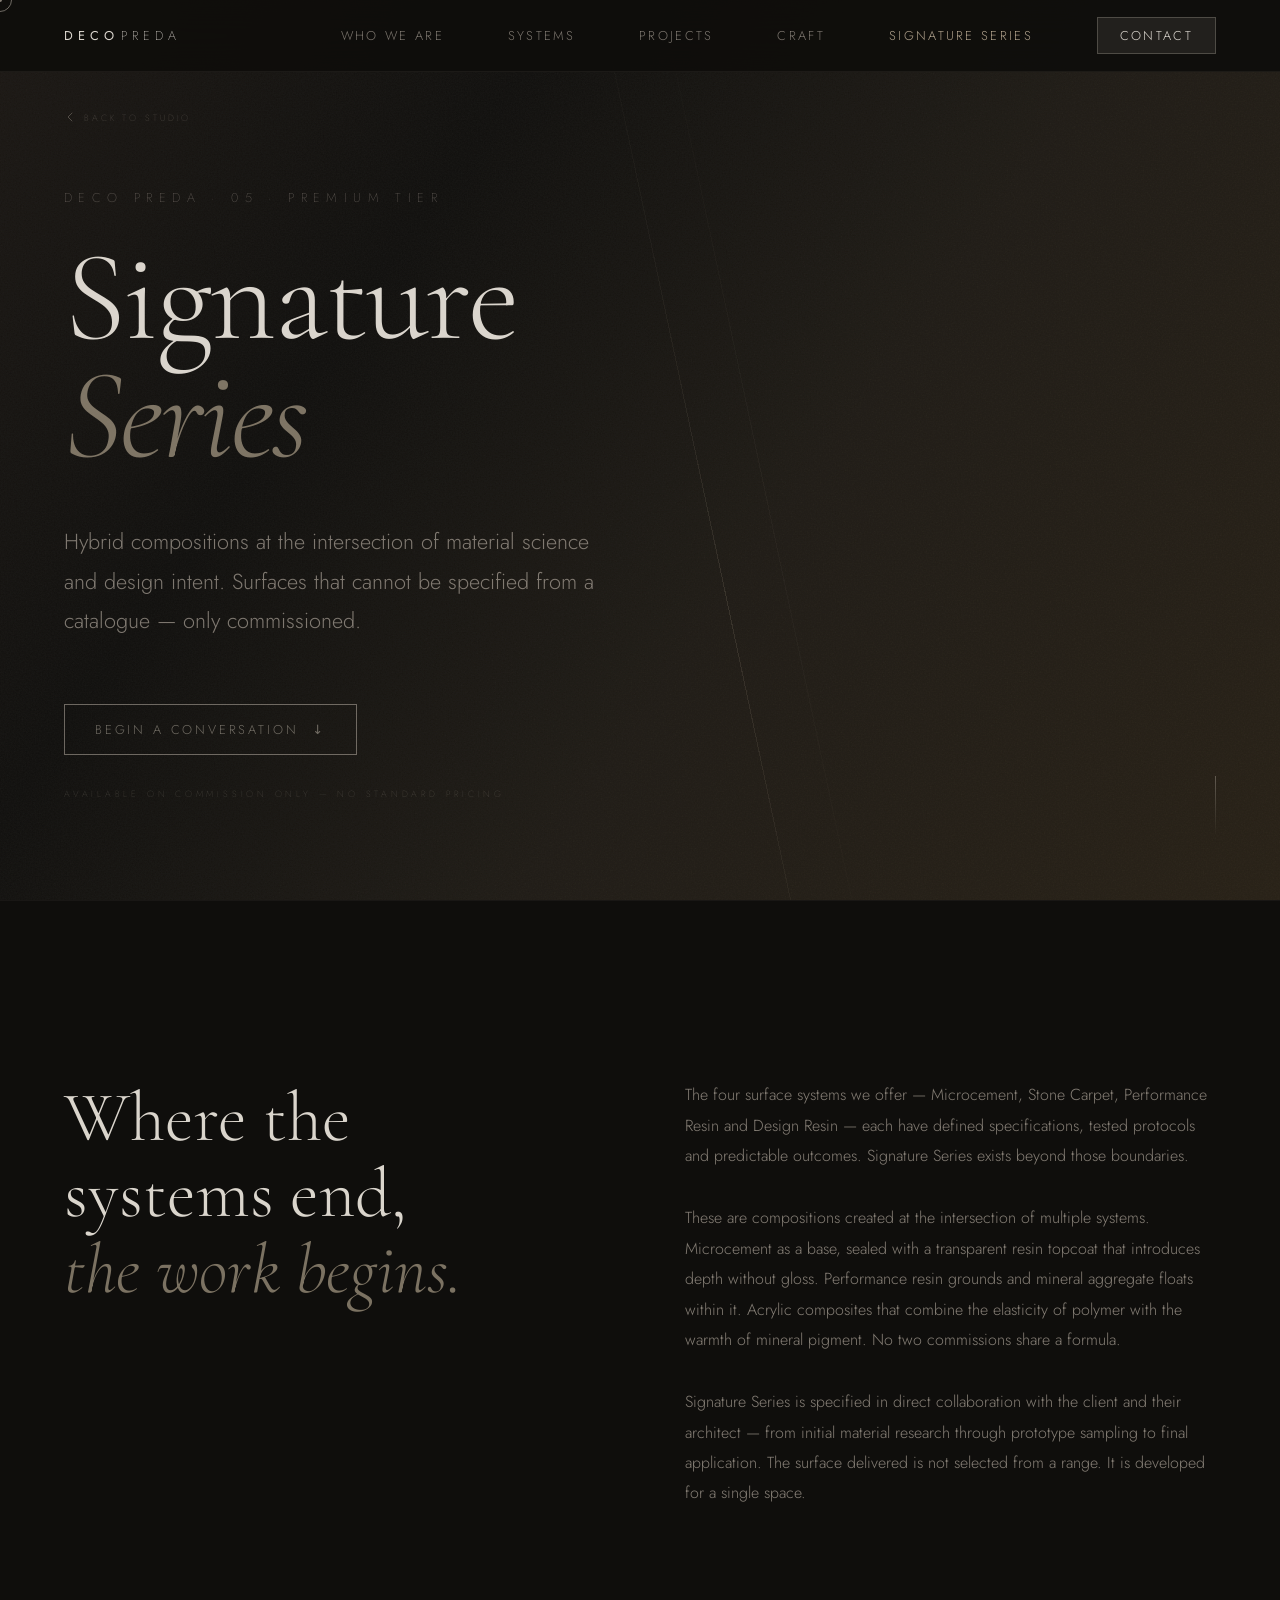
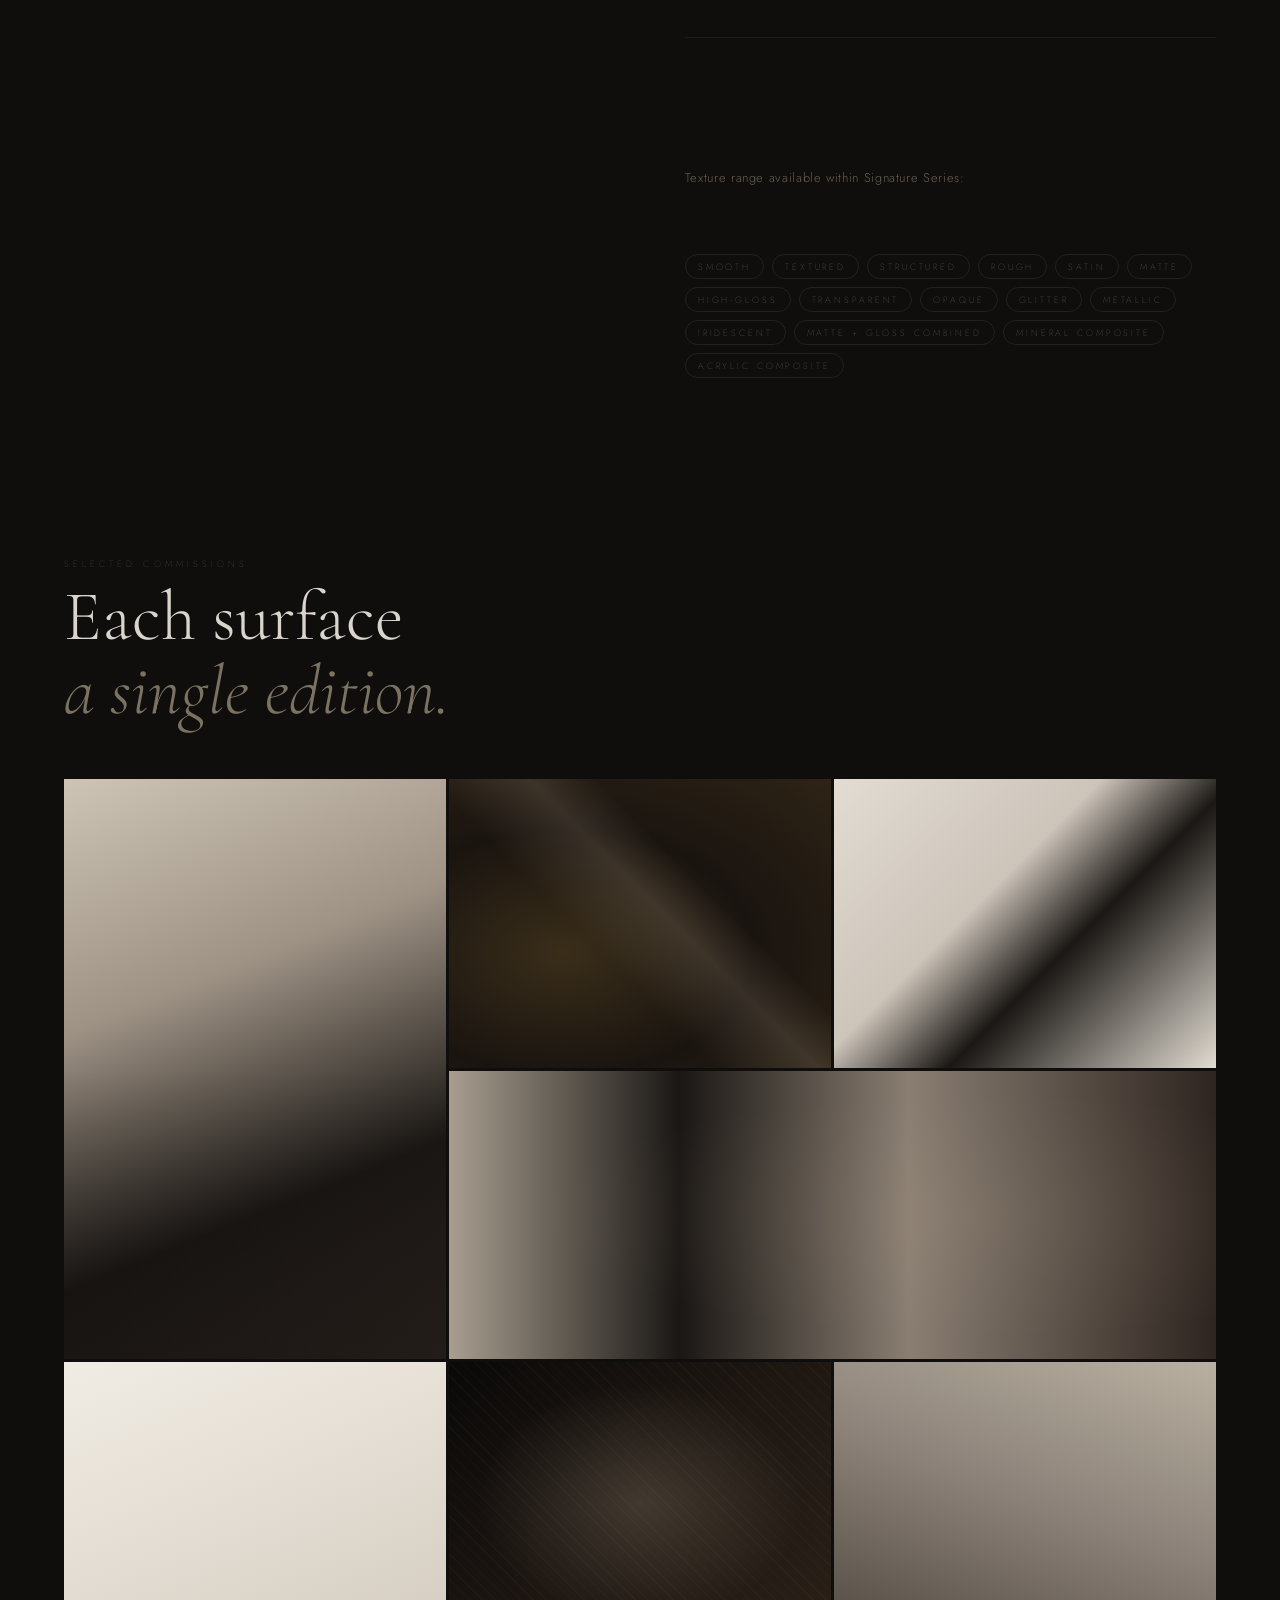
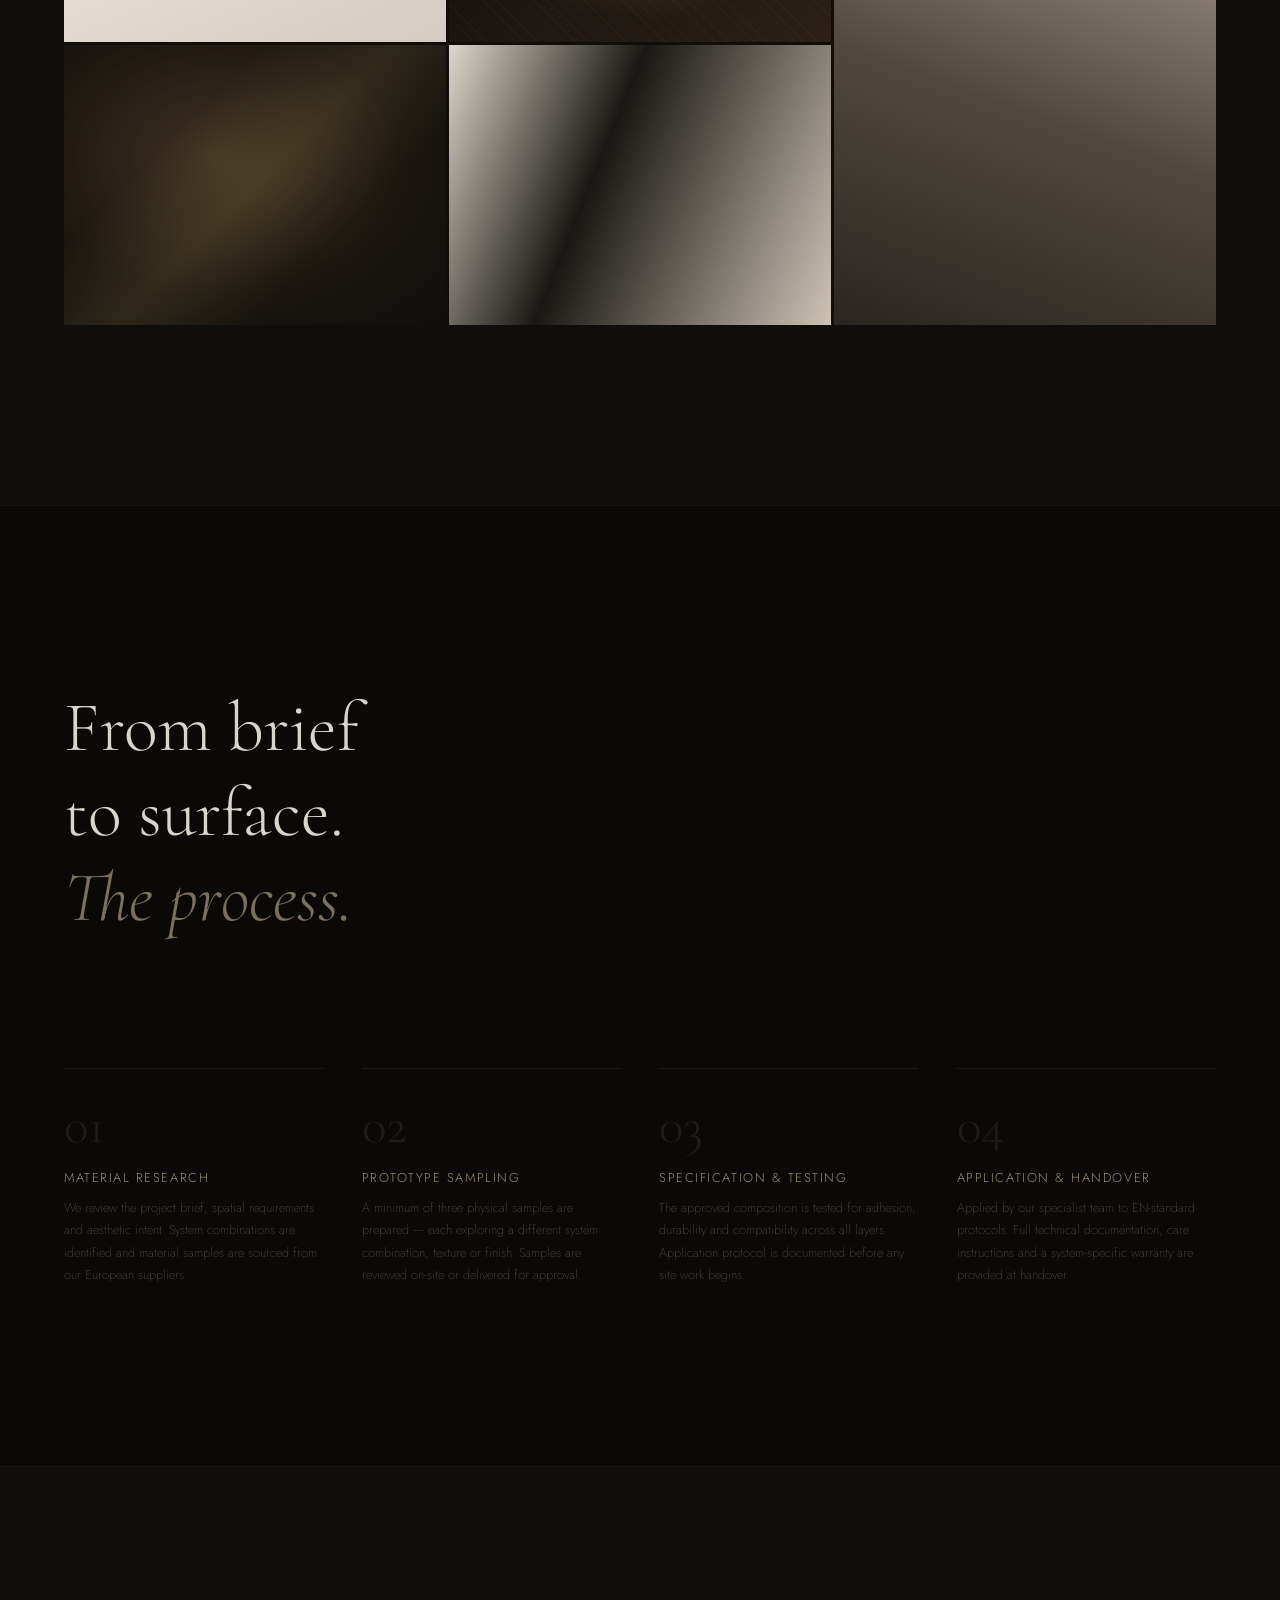
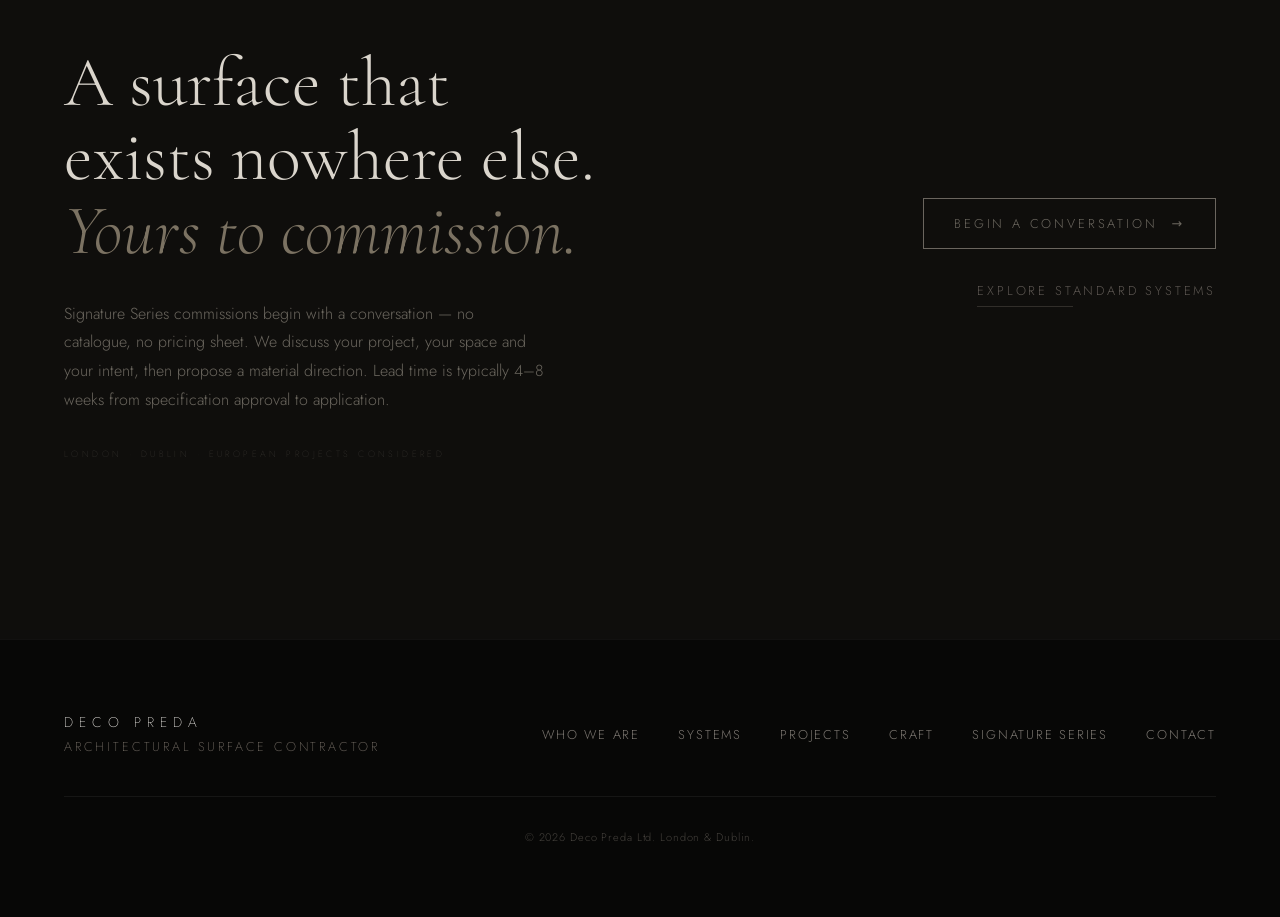
<file: signature-series.html>
<!DOCTYPE html>
<html lang="en">
<head>
  <meta charset="UTF-8" />
  <meta name="viewport" content="width=device-width, initial-scale=1.0" />
  <meta name="description" content="Deco Preda Signature Series — Hybrid surface compositions at the intersection of material science and design intent. Available on commission." />
  <title>Signature Series — Deco Preda</title>

  <link rel="preconnect" href="https://fonts.googleapis.com" />
  <link rel="preconnect" href="https://fonts.gstatic.com" crossorigin />
  <link href="https://fonts.googleapis.com/css2?family=Cormorant+Garamond:ital,wght@0,200;0,300;0,400;1,200;1,300;1,400&family=Jost:wght@200;300;400&display=swap" rel="stylesheet" />
  <link rel="stylesheet" href="style.css" />

  <style>
    /* ── Signature Series page — dark throughout ── */

    body {
      background: var(--dark-bg);
      color: var(--dark-text);
      cursor: none;
    }

    a, button { cursor: none; }

    /* ── Hero ── */
    .ss-hero {
      position: relative;
      min-height: 100svh;
      display: flex;
      align-items: flex-end;
      overflow: hidden;
      background: var(--dark-bg);
      padding-bottom: clamp(60px, 8vw, 100px);
    }

    .ss-hero__bg {
      position: absolute;
      inset: 0;
      background:
        linear-gradient(125deg, #1a1612 0%, #0f0e0c 30%, #1e1a14 60%, #261f14 100%);
      z-index: 0;
    }

    /* Animated grain */
    .ss-hero__grain {
      position: absolute;
      inset: 0;
      background-image: url("data:image/svg+xml,%3Csvg xmlns='http://www.w3.org/2000/svg' width='512' height='512'%3E%3Cfilter id='n'%3E%3CfeTurbulence type='fractalNoise' baseFrequency='0.68' numOctaves='4' stitchTiles='stitch'/%3E%3CfeColorMatrix type='saturate' values='0.3'/%3E%3C/filter%3E%3Crect width='100%25' height='100%25' filter='url(%23n)' opacity='0.07'/%3E%3C/svg%3E");
      opacity: 0.7;
      mix-blend-mode: screen;
      z-index: 1;
      pointer-events: none;
    }

    /* Abstract light ray */
    .ss-hero__ray {
      position: absolute;
      top: -10%;
      left: 55%;
      width: 1px;
      height: 130%;
      background: linear-gradient(to bottom, transparent, rgba(214,196,170,0.06) 40%, rgba(214,196,170,0.12) 60%, transparent);
      transform: rotate(-12deg);
      pointer-events: none;
      z-index: 1;
    }

    .ss-hero__ray::after {
      content: '';
      position: absolute;
      top: 0; left: 60px;
      width: 1px;
      height: 100%;
      background: linear-gradient(to bottom, transparent, rgba(214,196,170,0.04) 50%, transparent);
    }

    .ss-hero__content {
      position: relative;
      z-index: 2;
      padding-inline: var(--gut);
      max-width: var(--max);
      margin-inline: auto;
      width: 100%;
    }

    .ss-hero__eyebrow {
      display: block;
      font-family: var(--sans);
      font-weight: 200;
      font-size: var(--t-xs);
      letter-spacing: 0.5em;
      text-transform: uppercase;
      color: rgba(183, 174, 163, 0.45);
      margin-bottom: clamp(20px, 3vw, 32px);
    }

    .ss-hero__title {
      font-family: var(--serif);
      font-weight: 200;
      font-size: clamp(56px, 10vw, 140px);
      line-height: 0.92;
      color: var(--dark-text);
      letter-spacing: -0.02em;
      margin-bottom: clamp(28px, 4vw, 48px);
    }

    .ss-hero__title em {
      font-style: italic;
      font-weight: 200;
      color: rgba(214, 196, 170, 0.55);
      display: block;
    }

    .ss-hero__sub {
      font-family: var(--sans);
      font-weight: 300;
      font-size: var(--t-lg);
      line-height: 1.8;
      color: rgba(183, 174, 163, 0.65);
      max-width: 560px;
      margin-bottom: clamp(40px, 5vw, 64px);
    }

    .ss-hero__note {
      font-family: var(--sans);
      font-weight: 200;
      font-size: 9px;
      letter-spacing: 0.42em;
      text-transform: uppercase;
      color: rgba(183, 174, 163, 0.3);
      margin-top: var(--s-md);
    }

    /* Scroll cue */
    .ss-hero__scroll {
      position: absolute;
      bottom: var(--s-lg);
      right: var(--gut);
      z-index: 2;
    }

    .ss-hero__scroll-line {
      width: 1px;
      height: 60px;
      background: linear-gradient(to bottom, rgba(183,174,163,0.4), transparent);
      margin-inline: auto;
      animation: scrollBob 2.5s ease-in-out infinite;
    }

    /* ── Introduction band ── */
    .ss-intro {
      background: var(--dark-bg);
      padding-block: var(--s-2xl);
      border-top: 1px solid rgba(183, 174, 163, 0.06);
    }

    .ss-intro__grid {
      max-width: var(--max);
      margin-inline: auto;
      padding-inline: var(--gut);
      display: grid;
      grid-template-columns: 1fr 1fr;
      gap: clamp(48px, 7vw, 100px);
      align-items: start;
    }

    .ss-intro__h {
      font-family: var(--serif);
      font-weight: 300;
      font-size: var(--t-h2);
      line-height: 1.08;
      color: var(--dark-text);
      position: sticky;
      top: calc(var(--nav-h) + 32px);
    }

    .ss-intro__h em {
      font-style: italic;
      color: rgba(214, 196, 170, 0.55);
    }

    .ss-intro__p {
      font-size: var(--t-base);
      color: rgba(183, 174, 163, 0.7);
      line-height: 1.9;
      margin-bottom: var(--s-md);
    }

    .ss-intro__rule {
      width: 100%;
      height: 1px;
      background: rgba(183, 174, 163, 0.08);
      margin-block: var(--s-xl);
    }

    /* Texture spectrum */
    .ss-textures {
      display: flex;
      flex-wrap: wrap;
      gap: 8px;
      margin-top: var(--s-lg);
    }

    .ss-texture-tag {
      font-family: var(--sans);
      font-weight: 200;
      font-size: 9px;
      letter-spacing: 0.32em;
      text-transform: uppercase;
      color: rgba(183, 174, 163, 0.45);
      padding: 5px 12px;
      border: 0.5px solid rgba(183, 174, 163, 0.12);
      border-radius: 20px;
      transition: color 0.25s, border-color 0.25s;
    }

    .ss-texture-tag:hover {
      color: rgba(214, 196, 170, 0.8);
      border-color: rgba(183, 174, 163, 0.3);
    }

    @media (max-width: 1024px) {
      .ss-intro__grid { grid-template-columns: 1fr; }
      .ss-intro__h { position: static; }
    }

    /* ── Compositions grid ── */
    .ss-works {
      background: var(--dark-bg);
      padding-bottom: var(--s-2xl);
    }

    .ss-works__head {
      max-width: var(--max);
      margin-inline: auto;
      padding-inline: var(--gut);
      margin-bottom: clamp(32px, 4vw, 56px);
    }

    .ss-works__label {
      font-family: var(--sans);
      font-weight: 200;
      font-size: 9px;
      letter-spacing: 0.45em;
      text-transform: uppercase;
      color: rgba(183, 174, 163, 0.35);
      margin-bottom: 10px;
      display: block;
    }

    .ss-works__h {
      font-family: var(--serif);
      font-weight: 300;
      font-size: var(--t-h2);
      color: var(--dark-text);
      line-height: 1.05;
    }

    .ss-works__h em {
      font-style: italic;
      color: rgba(214, 196, 170, 0.55);
    }

    /* Masonry-style grid */
    .ss-grid {
      max-width: var(--max);
      margin-inline: auto;
      padding-inline: var(--gut);
      display: grid;
      grid-template-columns: repeat(3, 1fr);
      gap: 3px;
    }

    .ss-item {
      position: relative;
      overflow: hidden;
      cursor: none;
    }

    .ss-item:nth-child(1) { grid-row: span 2; }
    .ss-item:nth-child(4) { grid-column: span 2; }
    .ss-item:nth-child(7) { grid-row: span 2; }

    .ss-swatch {
      display: block;
      width: 100%;
      height: 100%;
      min-height: 280px;
      transition: transform 0.9s cubic-bezier(0.22, 1, 0.36, 1);
    }

    .ss-item:hover .ss-swatch {
      transform: scale(1.04);
    }

    /* Hover overlay */
    .ss-over {
      position: absolute;
      inset: 0;
      background: rgba(10, 9, 8, 0);
      display: flex;
      flex-direction: column;
      justify-content: flex-end;
      padding: 24px;
      transition: background 0.4s var(--ease);
    }

    .ss-item:hover .ss-over {
      background: rgba(10, 9, 8, 0.55);
    }

    .ss-item__name {
      font-family: var(--serif);
      font-weight: 300;
      font-size: clamp(18px, 2vw, 26px);
      color: rgba(236, 230, 221, 0);
      transform: translateY(10px);
      transition: color 0.4s var(--ease), transform 0.4s var(--ease);
      line-height: 1.2;
    }

    .ss-item__desc {
      font-family: var(--sans);
      font-weight: 200;
      font-size: 9px;
      letter-spacing: 0.28em;
      text-transform: uppercase;
      color: rgba(183, 174, 163, 0);
      transform: translateY(8px);
      transition: color 0.4s var(--ease) 0.05s, transform 0.4s var(--ease) 0.05s;
      margin-top: 6px;
    }

    .ss-item:hover .ss-item__name {
      color: rgba(236, 230, 221, 0.95);
      transform: translateY(0);
    }

    .ss-item:hover .ss-item__desc {
      color: rgba(183, 174, 163, 0.7);
      transform: translateY(0);
    }

    /* Commission badge */
    .ss-item__badge {
      position: absolute;
      top: 16px;
      right: 16px;
      font-family: var(--sans);
      font-weight: 200;
      font-size: 8px;
      letter-spacing: 0.28em;
      text-transform: uppercase;
      color: rgba(183, 174, 163, 0);
      border: 0.5px solid rgba(183, 174, 163, 0);
      padding: 4px 10px;
      border-radius: 20px;
      transition: all 0.4s var(--ease);
    }

    .ss-item:hover .ss-item__badge {
      color: rgba(183, 174, 163, 0.6);
      border-color: rgba(183, 174, 163, 0.2);
    }

    @media (max-width: 900px) {
      .ss-grid {
        grid-template-columns: 1fr 1fr;
      }
      .ss-item:nth-child(1),
      .ss-item:nth-child(7) { grid-row: span 1; }
      .ss-item:nth-child(4) { grid-column: span 1; }
    }

    @media (max-width: 560px) {
      .ss-grid { grid-template-columns: 1fr; }
    }

    /* ── How it's made ── */
    .ss-process {
      background: #0a0908;
      padding-block: var(--s-2xl);
      border-top: 1px solid rgba(183, 174, 163, 0.06);
    }

    .ss-process__wrap {
      max-width: var(--max);
      margin-inline: auto;
      padding-inline: var(--gut);
    }

    .ss-process__h {
      font-family: var(--serif);
      font-weight: 300;
      font-size: var(--t-h2);
      color: var(--dark-text);
      margin-bottom: var(--s-xl);
      max-width: 600px;
    }

    .ss-process__h em { font-style: italic; color: rgba(214,196,170,0.55); }

    .ss-steps {
      display: grid;
      grid-template-columns: repeat(4, 1fr);
      gap: clamp(24px, 3vw, 40px);
    }

    .ss-step {
      border-top: 1px solid rgba(183, 174, 163, 0.12);
      padding-top: var(--s-md);
    }

    .ss-step__n {
      font-family: var(--serif);
      font-weight: 200;
      font-size: clamp(40px, 4vw, 56px);
      color: rgba(183, 174, 163, 0.12);
      line-height: 1;
      margin-bottom: var(--s-sm);
    }

    .ss-step__title {
      font-family: var(--sans);
      font-weight: 300;
      font-size: var(--t-sm);
      letter-spacing: 0.12em;
      text-transform: uppercase;
      color: rgba(214, 196, 170, 0.7);
      margin-bottom: 10px;
    }

    .ss-step__desc {
      font-family: var(--sans);
      font-weight: 200;
      font-size: var(--t-sm);
      color: rgba(183, 174, 163, 0.45);
      line-height: 1.75;
    }

    @media (max-width: 900px) {
      .ss-steps { grid-template-columns: repeat(2, 1fr); }
    }

    @media (max-width: 500px) {
      .ss-steps { grid-template-columns: 1fr; }
    }

    /* ── Commission CTA ── */
    .ss-cta {
      background: var(--dark-bg);
      padding-block: var(--s-2xl);
      border-top: 1px solid rgba(183, 174, 163, 0.06);
    }

    .ss-cta__inner {
      max-width: var(--max);
      margin-inline: auto;
      padding-inline: var(--gut);
      display: grid;
      grid-template-columns: 1fr auto;
      gap: clamp(40px, 6vw, 80px);
      align-items: center;
    }

    .ss-cta__h {
      font-family: var(--serif);
      font-weight: 200;
      font-size: var(--t-h2);
      color: var(--dark-text);
      line-height: 1.05;
    }

    .ss-cta__h em { font-style: italic; color: rgba(214,196,170,0.55); }

    .ss-cta__p {
      font-family: var(--sans);
      font-weight: 300;
      font-size: var(--t-base);
      color: rgba(183, 174, 163, 0.55);
      line-height: 1.8;
      max-width: 480px;
      margin-top: var(--s-md);
    }

    .ss-cta__note {
      font-family: var(--sans);
      font-weight: 200;
      font-size: 9px;
      letter-spacing: 0.38em;
      text-transform: uppercase;
      color: rgba(183, 174, 163, 0.25);
      margin-top: var(--s-md);
    }

    .ss-cta__actions {
      display: flex;
      flex-direction: column;
      align-items: flex-end;
      gap: var(--s-md);
    }

    @media (max-width: 900px) {
      .ss-cta__inner {
        grid-template-columns: 1fr;
      }
      .ss-cta__actions { align-items: flex-start; }
    }

    /* Nav on dark page */
    .nav.on-dark .nav__wordmark { color: var(--dark-text); }
    .nav.on-light { background: rgba(15, 14, 12, 0.96); border-bottom-color: rgba(183,174,163,0.08); }
    .nav.on-light .nav__wordmark { color: var(--dark-text); }
    .nav.on-light .nav__item { color: rgba(183, 174, 163, 0.65); }
    .nav.on-light .nav__item:hover { color: var(--dark-text); }
    .nav.on-light .nav__item--cta { border-color: rgba(183,174,163,0.3); color: var(--dark-text); }
    .nav.on-light .nav__item--cta:hover { background: rgba(246,243,238,0.08); }

    /* Back link */
    .ss-back {
      display: inline-flex;
      align-items: center;
      gap: 8px;
      font-family: var(--sans);
      font-weight: 200;
      font-size: 9px;
      letter-spacing: 0.32em;
      text-transform: uppercase;
      color: rgba(183, 174, 163, 0.35);
      margin-bottom: clamp(40px, 5vw, 64px);
      transition: color 0.25s, gap 0.4s var(--ease);
    }

    .ss-back:hover { color: rgba(183, 174, 163, 0.7); gap: 12px; }
  </style>
</head>
<body>

  <div class="progress" id="progress" aria-hidden="true"></div>
  <div class="cursor" id="cursor" aria-hidden="true">
    <div class="cursor__ring"></div>
    <div class="cursor__dot"></div>
  </div>

  <!-- LOADER -->
  <div class="loader" id="loader" aria-hidden="true">
    <div class="loader__body">
      <span class="loader__mark">DP</span>
      <div class="loader__line"><div class="loader__fill"></div></div>
      <span class="loader__sub">Signature Series</span>
    </div>
  </div>

  <!-- NAVIGATION -->
  <nav class="nav on-dark" id="nav" aria-label="Primary">
    <a href="index.html" class="nav__wordmark" aria-label="Deco Preda home">
      DECO<span class="nav__wordmark-thin">PREDA</span>
    </a>
    <button class="nav__burger" id="navBurger" aria-label="Open menu" aria-expanded="false" aria-controls="navPanel">
      <span></span><span></span>
    </button>
    <div class="nav__panel" id="navPanel" aria-hidden="true">
      <a href="index.html#who-we-are"   class="nav__item" data-cursor="link">Who We Are</a>
      <a href="index.html#systems"      class="nav__item" data-cursor="link">Systems</a>
      <a href="index.html#projects"     class="nav__item" data-cursor="link">Projects</a>
      <a href="index.html#craft"        class="nav__item" data-cursor="link">Craft</a>
      <a href="signature-series.html"   class="nav__item" style="color:rgba(214,196,170,0.8)" data-cursor="link">Signature Series</a>
      <a href="index.html#contact"      class="nav__item nav__item--cta" data-cursor="link">Contact</a>
    </div>
  </nav>

  <main>

    <!-- ══ HERO ══ -->
    <section class="ss-hero" aria-label="Signature Series">
      <div class="ss-hero__bg"></div>
      <div class="ss-hero__grain"></div>
      <div class="ss-hero__ray"></div>

      <div class="ss-hero__content">
        <a href="index.html" class="ss-back">
          <svg width="12" height="12" viewBox="0 0 12 12" fill="none">
            <path d="M8 2L4 6L8 10" stroke="currentColor" stroke-width="1" stroke-linecap="round" stroke-linejoin="round"/>
          </svg>
          Back to studio
        </a>

        <span class="ss-hero__eyebrow reveal-hero">Deco Preda · 05 · Premium Tier</span>

        <h1 class="ss-hero__title reveal-hero">
          Signature<br>
          <em>Series</em>
        </h1>

        <p class="ss-hero__sub reveal-hero">
          Hybrid compositions at the intersection of material science and design intent. Surfaces that cannot be specified from a catalogue — only commissioned.
        </p>

        <a href="#commission" class="btn-ghost reveal-hero" data-cursor="link" data-magnetic>
          <span class="btn-ghost__label">Begin a Conversation</span>
          <span class="btn-ghost__icon" aria-hidden="true">↓</span>
        </a>

        <p class="ss-hero__note reveal-hero">Available on commission only — no standard pricing</p>
      </div>

      <div class="ss-hero__scroll" aria-hidden="true">
        <div class="ss-hero__scroll-line"></div>
      </div>
    </section>

    <!-- ══ INTRODUCTION ══ -->
    <section class="ss-intro" aria-label="About Signature Series">
      <div class="ss-intro__grid">

        <div>
          <h2 class="ss-intro__h reveal">
            Where the<br>
            systems end,<br>
            <em>the work begins.</em>
          </h2>
        </div>

        <div>
          <p class="ss-intro__p reveal">
            The four surface systems we offer — Microcement, Stone Carpet, Performance Resin and Design Resin — each have defined specifications, tested protocols and predictable outcomes. Signature Series exists beyond those boundaries.
          </p>
          <p class="ss-intro__p reveal">
            These are compositions created at the intersection of multiple systems. Microcement as a base, sealed with a transparent resin topcoat that introduces depth without gloss. Performance resin grounds and mineral aggregate floats within it. Acrylic composites that combine the elasticity of polymer with the warmth of mineral pigment. No two commissions share a formula.
          </p>
          <p class="ss-intro__p reveal">
            Signature Series is specified in direct collaboration with the client and their architect — from initial material research through prototype sampling to final application. The surface delivered is not selected from a range. It is developed for a single space.
          </p>

          <div class="ss-intro__rule reveal"></div>

          <p class="ss-intro__p reveal" style="color:rgba(214,196,170,0.45); font-size: var(--t-sm); letter-spacing: 0.05em;">
            Texture range available within Signature Series:
          </p>
          <div class="ss-textures reveal">
            <span class="ss-texture-tag">Smooth</span>
            <span class="ss-texture-tag">Textured</span>
            <span class="ss-texture-tag">Structured</span>
            <span class="ss-texture-tag">Rough</span>
            <span class="ss-texture-tag">Satin</span>
            <span class="ss-texture-tag">Matte</span>
            <span class="ss-texture-tag">High-gloss</span>
            <span class="ss-texture-tag">Transparent</span>
            <span class="ss-texture-tag">Opaque</span>
            <span class="ss-texture-tag">Glitter</span>
            <span class="ss-texture-tag">Metallic</span>
            <span class="ss-texture-tag">Iridescent</span>
            <span class="ss-texture-tag">Matte + Gloss Combined</span>
            <span class="ss-texture-tag">Mineral Composite</span>
            <span class="ss-texture-tag">Acrylic Composite</span>
          </div>
        </div>

      </div>
    </section>

    <!-- ══ COMPOSITIONS GRID ══ -->
    <section class="ss-works" aria-label="Signature Series compositions">

      <div class="ss-works__head">
        <span class="ss-works__label reveal">Selected Commissions</span>
        <h2 class="ss-works__h reveal">
          Each surface<br><em>a single edition.</em>
        </h2>
      </div>

      <div class="ss-grid">

        <!-- 1 — tall left -->
        <div class="ss-item reveal">
          <div class="ss-swatch" style="background:linear-gradient(158deg,#cdc4b5 0%,#9e9285 35%,#1a1714 70%,#2e2520 100%);min-height:580px">
            <div style="position:absolute;inset:0;background:linear-gradient(to top,rgba(10,9,8,0.3),transparent 50%);"></div>
          </div>
          <div class="ss-over">
            <span class="ss-item__badge">Commission Only</span>
            <span class="ss-item__name">Mineral Dusk</span>
            <span class="ss-item__desc">Microcement · Resin Topcoat · London Residence</span>
          </div>
        </div>

        <!-- 2 -->
        <div class="ss-item reveal">
          <div class="ss-swatch" style="background:radial-gradient(ellipse at 30% 60%,#3a2e1a 0%,#1a1410 50%,#2e2416 100%);min-height:280px">
            <div style="position:absolute;inset:0;background:linear-gradient(45deg,transparent 40%,rgba(214,196,170,0.15) 55%,transparent 65%);"></div>
          </div>
          <div class="ss-over">
            <span class="ss-item__badge">Commission Only</span>
            <span class="ss-item__name">Dark Amber</span>
            <span class="ss-item__desc">Acrylic Composite · Metallic Pigment · Dublin Hotel</span>
          </div>
        </div>

        <!-- 3 -->
        <div class="ss-item reveal">
          <div class="ss-swatch" style="background:linear-gradient(135deg,#e2dcd2 0%,#cdc4ba 40%,#1a1714 60%,#e2dcd2 100%);min-height:280px">
          </div>
          <div class="ss-over">
            <span class="ss-item__badge">Commission Only</span>
            <span class="ss-item__name">Threshold</span>
            <span class="ss-item__desc">Microcement + Design Resin Hybrid · Edinburgh Spa</span>
          </div>
        </div>

        <!-- 4 — wide -->
        <div class="ss-item reveal">
          <div class="ss-swatch" style="background:linear-gradient(90deg,#a89e90 0%,#1a1714 30%,#8a7e72 60%,#2e2520 100%);min-height:280px">
            <div style="position:absolute;inset:0;background:radial-gradient(ellipse at 70% 50%,rgba(214,196,170,0.08),transparent 60%);"></div>
          </div>
          <div class="ss-over">
            <span class="ss-item__badge">Commission Only</span>
            <span class="ss-item__name">Tectonic</span>
            <span class="ss-item__desc">Stone Carpet · Resin Base · Mineral Composite · London Office</span>
          </div>
        </div>

        <!-- 5 -->
        <div class="ss-item reveal">
          <div class="ss-swatch" style="background:linear-gradient(158deg,#f0ece4 0%,#e4ddd3 50%,#d4ccc0 100%);min-height:280px">
          </div>
          <div class="ss-over">
            <span class="ss-item__badge">Commission Only</span>
            <span class="ss-item__name">Pure Light</span>
            <span class="ss-item__desc">Microcement · Transparent Gloss Seal · Surrey Residence</span>
          </div>
        </div>

        <!-- 6 -->
        <div class="ss-item reveal">
          <div class="ss-swatch" style="background:linear-gradient(135deg,#0a0908 0%,#1a1410 40%,#2a2018 100%);min-height:280px">
            <div style="position:absolute;inset:0;background:radial-gradient(ellipse at 50% 50%,rgba(214,196,170,0.2),transparent 60%);"></div>
            <div style="position:absolute;inset:0;background:repeating-linear-gradient(45deg,transparent,transparent 8px,rgba(214,196,170,0.03) 8px,rgba(214,196,170,0.03) 9px);"></div>
          </div>
          <div class="ss-over">
            <span class="ss-item__badge">Commission Only</span>
            <span class="ss-item__name">Nocturne</span>
            <span class="ss-item__desc">Acrylic Composite · Iridescent Layer · Dublin Restaurant</span>
          </div>
        </div>

        <!-- 7 — tall right -->
        <div class="ss-item reveal">
          <div class="ss-swatch" style="background:linear-gradient(200deg,#b8b0a0 0%,#8a8078 30%,#504840 60%,#2a2520 100%);min-height:560px">
          </div>
          <div class="ss-over">
            <span class="ss-item__badge">Commission Only</span>
            <span class="ss-item__name">Sediment</span>
            <span class="ss-item__desc">Mineral Composite · Multi-layer · London Penthouse</span>
          </div>
        </div>

        <!-- 8 -->
        <div class="ss-item reveal">
          <div class="ss-swatch" style="background:radial-gradient(ellipse at 40% 40%,#c8a06040,#1a1510 60%,#0f0e0c 100%);min-height:280px">
            <div style="position:absolute;inset:0;background:linear-gradient(135deg,transparent 30%,rgba(214,196,100,0.12) 50%,transparent 70%);"></div>
          </div>
          <div class="ss-over">
            <span class="ss-item__badge">Commission Only</span>
            <span class="ss-item__name">Aureate</span>
            <span class="ss-item__desc">Design Resin · Gold Pigment · Glitter Layer · Kent Residence</span>
          </div>
        </div>

        <!-- 9 -->
        <div class="ss-item reveal">
          <div class="ss-swatch" style="background:linear-gradient(112deg,#ddd6ca 0%,#1a1714 40%,#cdc4b5 100%);min-height:280px">
          </div>
          <div class="ss-over">
            <span class="ss-item__badge">Commission Only</span>
            <span class="ss-item__name">Duet</span>
            <span class="ss-item__desc">Matte Microcement + Gloss Resin · Single Seamless Surface · Belfast Hotel</span>
          </div>
        </div>

      </div>
    </section>

    <!-- ══ HOW IT'S MADE ══ -->
    <section class="ss-process" aria-label="Signature Series process">
      <div class="ss-process__wrap">

        <h2 class="ss-process__h reveal">
          From brief<br>to surface.<br>
          <em>The process.</em>
        </h2>

        <div class="ss-steps">
          <div class="ss-step reveal">
            <div class="ss-step__n">01</div>
            <div class="ss-step__title">Material Research</div>
            <div class="ss-step__desc">We review the project brief, spatial requirements and aesthetic intent. System combinations are identified and material samples are sourced from our European suppliers.</div>
          </div>
          <div class="ss-step reveal">
            <div class="ss-step__n">02</div>
            <div class="ss-step__title">Prototype Sampling</div>
            <div class="ss-step__desc">A minimum of three physical samples are prepared — each exploring a different system combination, texture or finish. Samples are reviewed on-site or delivered for approval.</div>
          </div>
          <div class="ss-step reveal">
            <div class="ss-step__n">03</div>
            <div class="ss-step__title">Specification & Testing</div>
            <div class="ss-step__desc">The approved composition is tested for adhesion, durability and compatibility across all layers. Application protocol is documented before any site work begins.</div>
          </div>
          <div class="ss-step reveal">
            <div class="ss-step__n">04</div>
            <div class="ss-step__title">Application & Handover</div>
            <div class="ss-step__desc">Applied by our specialist team to EN-standard protocols. Full technical documentation, care instructions and a system-specific warranty are provided at handover.</div>
          </div>
        </div>

      </div>
    </section>

    <!-- ══ COMMISSION CTA ══ -->
    <section class="ss-cta" id="commission" aria-label="Begin a commission">
      <div class="ss-cta__inner">

        <div>
          <h2 class="ss-cta__h reveal">
            A surface that<br>
            exists nowhere else.<br>
            <em>Yours to commission.</em>
          </h2>
          <p class="ss-cta__p reveal">
            Signature Series commissions begin with a conversation — no catalogue, no pricing sheet. We discuss your project, your space and your intent, then propose a material direction. Lead time is typically 4–8 weeks from specification approval to application.
          </p>
          <p class="ss-cta__note reveal">
            London · Dublin · European projects considered
          </p>
        </div>

        <div class="ss-cta__actions reveal">
          <a href="index.html#contact" class="btn-ghost" data-cursor="link" data-magnetic>
            <span class="btn-ghost__label">Begin a Conversation</span>
            <span class="btn-ghost__icon" aria-hidden="true">→</span>
          </a>
          <a href="index.html#systems" class="btn-line" data-cursor="link" style="color:rgba(183,174,163,0.45)">
            <span class="btn-line__label" style="color:rgba(183,174,163,0.45)">Explore Standard Systems</span>
            <span class="btn-line__line" style="background:rgba(183,174,163,0.2)" aria-hidden="true"></span>
          </a>
        </div>

      </div>
    </section>

  </main>

  <!-- FOOTER -->
  <footer class="foot" role="contentinfo" style="background:#070706;border-top:1px solid rgba(183,174,163,0.06)">
    <div class="wrap">
      <div class="foot__inner">
        <div class="foot__brand">
          <p class="foot__wordmark">DECO PREDA</p>
          <p class="foot__descriptor">Architectural Surface Contractor</p>
        </div>
        <nav class="foot__nav" aria-label="Footer navigation">
          <a href="index.html#who-we-are">Who We Are</a>
          <a href="index.html#systems">Systems</a>
          <a href="index.html#projects">Projects</a>
          <a href="index.html#craft">Craft</a>
          <a href="signature-series.html">Signature Series</a>
          <a href="index.html#contact">Contact</a>
        </nav>
        <p class="foot__copy">&copy; <span id="yr"></span> Deco Preda Ltd. London &amp; Dublin.</p>
      </div>
    </div>
  </footer>

  <script src="script.js"></script>
</body>
</html>
</file>
<file: style.css>
/* ════════════════════════════════════════════════════════════
   DECO PREDA — style.css
   Architectural Surface Atelier
   Dark cinematic → warm architectural transition
   ════════════════════════════════════════════════════════════ */


/* ──────────────────────────────────────────
   1. TOKENS
────────────────────────────────────────── */
:root {

  /* Warm light palette */
  --ivory:         #F6F3EE;
  --ivory-2:       #ECE6DD;
  --ivory-3:       #E4DDD3;
  --sand:          #D9D1C5;
  --taupe:         #8A8178;
  --taupe-d:       #7A736A;
  --stone:         #7A756F;
  --stone-l:       #9E9890;
  --ink:           #2B2826;

  /* Dark cinematic palette */
  --dark-bg:       #0F0E0C;
  --dark-mid:      #1A1915;
  --dark-surface:  #231F1A;
  --dark-rule:     rgba(183, 174, 163, 0.12);
  --dark-text:     rgba(236, 230, 221, 0.92);
  --dark-muted:    rgba(183, 174, 163, 0.55);

  /* Type */
  --serif:  'Cormorant Garamond', 'Georgia', serif;
  --sans:   'Jost', system-ui, sans-serif;

  /* Fluid type */
  --t-hero:   clamp(38px,  5.5vw,  80px);
  --t-h2:     clamp(38px,  5.5vw,  80px);
  --t-h3:     clamp(26px,  3vw,    44px);
  --t-lg:     clamp(17px,  1.7vw,  22px);
  --t-base:   clamp(14px,  1.3vw,  16px);
  --t-sm:     clamp(11px,  1vw,    13px);
  --t-xs:     clamp(11px,  1vw,  13px);

  /* Spacing */
  --s-xs:  8px;
  --s-sm: 16px;
  --s-md: 32px;
  --s-lg: 64px;
  --s-xl: clamp(80px, 10vw, 140px);
  --s-2xl: clamp(120px, 14vw, 200px);

  /* Layout */
  --max:    1440px;
  --gut:    clamp(24px, 5vw, 88px);
  --nav-h:  72px;

  /* Motion */
  --ease:       cubic-bezier(0.22, 1, 0.36, 1);
  --ease-slow:  cubic-bezier(0.16, 1, 0.3, 1);
  --dur-fast:   0.25s;
  --dur-mid:    0.5s;
  --dur-slow:   0.9s;
  --dur-xslow:  1.4s;
}


/* ──────────────────────────────────────────
   2. RESET
────────────────────────────────────────── */
*, *::before, *::after {
  box-sizing: border-box;
  margin: 0;
  padding: 0;
}

html {
  font-size: 16px;
  scroll-behavior: smooth;
  -webkit-text-size-adjust: 100%;
}

body {
  font-family: var(--sans);
  font-weight: 300;
  background: var(--dark-bg);
  color: var(--dark-text);
  overflow-x: hidden;
  -webkit-font-smoothing: antialiased;
  cursor: none;
}

body.light-body {
  background: var(--ivory);
  color: var(--ink);
}

a, button { cursor: none; }
a  { text-decoration: none; color: inherit; }
ul { list-style: none; }
address { font-style: normal; }
img, picture { display: block; max-width: 100%; }

button {
  font: inherit;
  background: none;
  border: none;
  cursor: none;
}


/* ──────────────────────────────────────────
   3. LAYOUT WRAP
────────────────────────────────────────── */
.wrap {
  max-width: var(--max);
  margin-inline: auto;
  padding-inline: var(--gut);
}


/* ──────────────────────────────────────────
   4. SCROLL PROGRESS
────────────────────────────────────────── */
.progress {
  position: fixed;
  top: 0; left: 0;
  height: 2px;
  width: 0%;
  background: var(--taupe-d);
  z-index: 9999;
  pointer-events: none;
  transition: width 0.06s linear;
}


/* ──────────────────────────────────────────
   5. CUSTOM CURSOR
────────────────────────────────────────── */
.cursor {
  position: fixed;
  top: 0; left: 0;
  pointer-events: none;
  z-index: 9000;
  mix-blend-mode: exclusion;
}

.cursor__ring {
  position: absolute;
  width: 24px; height: 24px;
  border: 1px solid rgba(183, 174, 163, 0.6);
  border-radius: 50%;
  transform: translate(-50%, -50%);
  transition: width var(--dur-mid) var(--ease),
              height var(--dur-mid) var(--ease),
              border-color var(--dur-mid) var(--ease),
              background var(--dur-mid) var(--ease);
}

.cursor__dot {
  position: absolute;
  width: 4px; height: 4px;
  background: var(--taupe);
  border-radius: 50%;
  transform: translate(-50%, -50%);
  transition: transform var(--dur-fast);
  z-index: 1;
}

.cursor.hovering .cursor__ring {
  width: 40px; height: 40px;
  border: none;
  background: rgba(183, 174, 163, 0.10);
}

.cursor.hovering .cursor__dot {
  transform: translate(-50%, -50%) scale(1);
}


/* ──────────────────────────────────────────
   6. LOADER
────────────────────────────────────────── */
.loader {
  position: fixed;
  inset: 0;
  background: var(--dark-bg);
  z-index: 9100;
  display: flex;
  align-items: center;
  justify-content: center;
  transition: opacity 1s var(--ease), visibility 1s;
}

.loader.out {
  opacity: 0;
  visibility: hidden;
  pointer-events: none;
}

.loader__body {
  text-align: center;
  display: flex;
  flex-direction: column;
  align-items: center;
  gap: var(--s-md);
}

.loader__mark {
  font-family: var(--serif);
  font-weight: 300;
  font-size: clamp(36px, 5vw, 56px);
  letter-spacing: 0.15em;
  color: var(--dark-text);
  opacity: 0;
  animation: fadeUp 0.7s var(--ease) 0.2s forwards;
}

.loader__line {
  width: 120px; height: 1px;
  background: rgba(255,255,255,0.08);
}

.loader__fill {
  height: 100%;
  width: 0%;
  background: var(--taupe);
  animation: fill 1.3s var(--ease-slow) 0.5s forwards;
}

.loader__sub {
  font-family: var(--sans);
  font-weight: 200;
  font-size: var(--t-xs);
  letter-spacing: 0.5em;
  text-transform: uppercase;
  color: rgba(236, 230, 221, 0.85);
  opacity: 0;
  animation: fadeUp 0.7s var(--ease) 0.6s forwards;
}

@keyframes fill     { to { width: 100%; } }
@keyframes fadeUp   { from { opacity:0; transform:translateY(14px); } to { opacity:1; transform:translateY(0); } }
@keyframes fadeDown { from { opacity:0; transform:translateY(-10px); } to { opacity:1; transform:translateY(0); } }


/* ──────────────────────────────────────────
   7. NAVIGATION
────────────────────────────────────────── */
.nav {
  position: fixed;
  top: 0; left: 0; right: 0;
  height: var(--nav-h);
  display: flex;
  align-items: center;
  justify-content: space-between;
  padding-inline: var(--gut);
  z-index: 1000;
  transition: background var(--dur-mid) var(--ease),
              border-color var(--dur-mid);
  border-bottom: 1px solid transparent;
}

.nav.on-dark {
  background: linear-gradient(
    to bottom,
    rgba(10, 9, 8, 0.55) 0%,
    rgba(10, 9, 8, 0.18) 70%,
    transparent 100%
  );
}

.nav.on-light {
  background: rgba(246, 243, 238, 0.96);
  backdrop-filter: blur(20px);
  -webkit-backdrop-filter: blur(20px);
  border-bottom-color: var(--sand);
}

.nav__wordmark {
  font-family: var(--sans);
  font-weight: 400;
  font-size: var(--t-xs);
  letter-spacing: 0.38em;
  color: var(--dark-text);
  transition: color var(--dur-mid);
}

.nav.on-light .nav__wordmark { color: var(--ink); }

.nav__wordmark-thin {
  font-weight: 200;
  margin-left: 3px;
}

.nav__panel {
  display: flex;
  align-items: center;
  gap: var(--s-lg);
}

.nav__item {
  font-family: var(--sans);
  font-weight: 300;
  font-size: var(--t-xs);
  letter-spacing: 0.18em;
  text-transform: uppercase;
  color: rgba(214, 204, 192, 0.85);
  position: relative;
  transition: color var(--dur-fast);
}

.nav__item::after {
  content: '';
  position: absolute;
  bottom: -2px; left: 0;
  width: 0; height: 1px;
  background: var(--taupe-d);
  transition: width var(--dur-mid) var(--ease);
}

.nav__item:hover { color: var(--dark-text); }
.nav__item:hover::after { width: 100%; }

.nav.on-light .nav__item        { color: var(--stone); }
.nav.on-light .nav__item:hover  { color: var(--ink); }

.nav__item--cta {
  border: 1px solid rgba(214, 204, 192, 0.5);
  padding: 8px 22px;
  color: rgba(236, 230, 221, 0.95);
  background: rgba(246, 243, 238, 0.08);
  transition: background var(--dur-mid) var(--ease),
              border-color var(--dur-mid),
              color var(--dur-mid);
}

.nav__item--cta::after { display:none; }

.nav__item--cta:hover {
  background: var(--ivory);
  border-color: var(--ivory);
  color: var(--ink);
}

.nav.on-light .nav__item--cta {
  border-color: var(--sand);
  color: var(--ink);
}

.nav.on-light .nav__item--cta:hover {
  background: var(--ink);
  border-color: var(--ink);
  color: var(--ivory);
}

.nav__burger {
  display: none;
  flex-direction: column;
  gap: 7px;
  padding: var(--s-xs);
  z-index: 10;
}

.nav__burger span {
  display: block;
  width: 24px; height: 1px;
  background: var(--dark-text);
  transition: transform var(--dur-mid) var(--ease),
              opacity var(--dur-fast),
              background var(--dur-mid);
}

.nav.on-light .nav__burger span { background: var(--ink); }

.nav__burger[aria-expanded="true"] span:first-child {
  transform: translateY(8px) rotate(45deg);
}
.nav__burger[aria-expanded="true"] span:last-child {
  transform: translateY(-8px) rotate(-45deg);
}


/* ──────────────────────────────────────────
   8. INTRO — Dark cinematic hero
────────────────────────────────────────── */
.intro {
  position: relative;
  min-height: 100svh;
  display: flex;
  align-items: center;
  overflow: hidden;
  background: var(--dark-bg);
}

.intro__scene::after {
  content: '';
  position: absolute;
  inset: 0;
  background:
    linear-gradient(
      to right,
      rgba(10, 9, 8, 0.85) 0%,    /* Întunecăm mai mult sub text */
      rgba(10, 9, 8, 0.60) 30%,   /* Tranziție lină */
      rgba(10, 9, 8, 0.10) 60%, 
      transparent 100%
    ),
    linear-gradient(
      to bottom,
      rgba(10, 9, 8, 0.45) 0%,    /* Protecție pentru navigație */
      transparent 25%,
      transparent 75%,
      rgba(10, 9, 8, 0.50) 100%   /* Protecție pentru scroll indicator */
    );
  pointer-events: none;
}

@keyframes breathe {
  0%, 100% { transform: scale(1); }
  50%       { transform: scale(1.03); }
}

.intro__layer--base,
.intro__layer--mid { display: none; }

.intro__scene {
  background-image: url('images/hero.webp');
  background-size: cover;
  background-position: center;
  position: absolute;
  inset: 0;
  animation: breathe 12s ease-in-out infinite;
}

.intro__scene::after {
  content: '';
  position: absolute;
  inset: 0;
  background:
    linear-gradient(
      to right,
      rgba(10, 9, 8, 0.85) 0%,    /* Întunecăm mai mult sub text */
      rgba(10, 9, 8, 0.60) 30%,   /* Tranziție lină */
      rgba(10, 9, 8, 0.10) 60%, 
      transparent 100%
    ),
    linear-gradient(
      to bottom,
      rgba(10, 9, 8, 0.45) 0%,    /* Protecție pentru navigație */
      transparent 25%,
      transparent 75%,
      rgba(10, 9, 8, 0.50) 100%   /* Protecție pentru scroll indicator */
    );
  pointer-events: none;
}

.intro__rule-v--left { display: none; }

.intro__layer--grain {
  position: absolute;
  inset: 0;
  background-image:
    url("data:image/svg+xml,%3Csvg xmlns='http://www.w3.org/2000/svg' width='512' height='512'%3E%3Cfilter id='n'%3E%3CfeTurbulence type='fractalNoise' baseFrequency='0.68' numOctaves='4' stitchTiles='stitch'/%3E%3CfeColorMatrix type='saturate' values='0.3'/%3E%3C/filter%3E%3Crect width='100%25' height='100%25' filter='url(%23n)' opacity='0.055'/%3E%3C/svg%3E");
  opacity: 0.5;
  mix-blend-mode: screen;
}

.intro__light {
  position: absolute;
  top: -20%;
  right: 12%;
  width: 1px;
  height: 140%;
  background: linear-gradient(
    to bottom,
    transparent 0%,
    rgba(214, 196, 170, 0.04) 25%,
    rgba(214, 196, 170, 0.08) 50%,
    rgba(214, 196, 170, 0.04) 75%,
    transparent 100%
  );
  transform: rotate(-8deg);
  pointer-events: none;
}

.intro__light::after {
  content: '';
  position: absolute;
  top: 0; left: 48px;
  width: 1px;
  height: 100%;
  background: linear-gradient(
    to bottom,
    transparent 0%,
    rgba(214, 196, 170, 0.03) 50%,
    transparent 100%
  );
}

.intro__rule-v {
  position: absolute;
  top: 10%;
  width: 1px;
  height: 50%;
  background: linear-gradient(
    to bottom,
    transparent,
    rgba(183, 174, 163, 0.15),
    transparent
  );
  animation: ruleReveal 2s var(--ease) 2.2s both;
}

.intro__rule-v--left  { left: var(--gut); }
.intro__rule-v--right { right: calc(var(--gut) + 60px); }

@keyframes ruleReveal {
  from { opacity: 0; transform: scaleY(0); }
  to   { opacity: 1; transform: scaleY(1); }
}

.intro__content {
  position: relative;
  z-index: 2;
  padding-inline: var(--gut);
 padding-top: calc(var(--nav-h) + clamp(4px, 0.5vw, 8px));
  max-width: var(--max);
  margin-inline: auto;
  width: 100%;
  padding-bottom: clamp(48px, 6vw, 80px);
}

.intro__overline {
  font-family: var(--sans);
  font-weight: 200;
  font-size: var(--t-xs);
  letter-spacing: 0.45em;
  text-transform: uppercase;
  color: rgba(183, 174, 163, 0.75);
  display: flex;
  align-items: center;
  gap: var(--s-sm);
  margin-bottom: clamp(28px, 4vw, 48px);
}

.intro__title {
  font-family: var(--serif);
  font-weight: 200;
  font-size: var(--t-hero);
  line-height: 0.96;
  color: var(--dark-text);
  margin-bottom: clamp(28px, 4vw, 48px);
  letter-spacing: -0.01em;
}

.intro__title-row {
  display: block;
  overflow: hidden;
}

.intro__title-row--italic {
  font-style: italic;
  font-weight: 200;
  color: rgba(214, 196, 170, 0.65);
}

.intro__actions {
  display: flex;
  align-items: center;
  gap: var(--s-md);
  position: absolute;
  bottom: clamp(24px, 4vw, 48px);
  left: var(--gut);
}

.intro__scroll {
  position: absolute;
  bottom: var(--s-lg);
  left: var(--gut);
  z-index: 2;
}

.intro__scroll-line {
  width: 1px;
  height: 60px;
  background: linear-gradient(to bottom, rgba(183,174,163,0.5), transparent);
  animation: scrollBob 2.5s ease-in-out infinite;
}

@keyframes scrollBob {
  0%, 100% { transform: scaleY(1); opacity: 0.4; }
  50%       { transform: scaleY(1.2); opacity: 1; }
}

@media (max-width: 600px) {
  .intro { min-height: 85svh; }
 
}
.intro__content {
  position: relative;
  padding-bottom: clamp(80px, 10vw, 120px);
}

/* ──────────────────────────────────────────
   9. TRANSITION BAND
────────────────────────────────────────── */
.transition-band {
  height: 72px;
  background: linear-gradient(
    to bottom,
    var(--dark-bg)   0%,
    #1e1b17         25%,
    #3d3328         55%,
    #8a7e72         78%,
    #ECE6DD         100%
  );
  pointer-events: none;
}


/* ──────────────────────────────────────────
   10. SECTION COMMON
────────────────────────────────────────── */
.section-head {
  display: flex;
  align-items: center;
  gap: 14px;
  margin-bottom: clamp(48px, 7vw, 80px);
}

.section-idx {
  font-family: var(--sans);
  font-weight: 200;
  font-size: 11px;
  letter-spacing: 0.08em;
  color: var(--stone);
}

.section-rule {
  display: block;
  width: 40px; height: 1px;
  background: var(--sand);
}

.section-label {
  font-family: var(--sans);
  font-weight: 300;
  font-size: var(--t-xs);
  letter-spacing: 0.4em;
  text-transform: uppercase;
  color: var(--stone);
}

.divider {
  height: 1px;
  background: var(--sand);
  margin-block: var(--s-xl);
}


/* ──────────────────────────────────────────
   11. BUTTONS
────────────────────────────────────────── */
.btn-ghost {
  display: inline-flex;
  align-items: center;
  gap: 14px;
  border: 1px solid rgba(183, 174, 163, 0.55);
  padding: 15px 30px;
  font-family: var(--sans);
  font-weight: 300;
  font-size: var(--t-xs);
  letter-spacing: 0.22em;
  text-transform: uppercase;
  color: var(--dark-muted);
  position: relative;
  overflow: hidden;
  transition: color var(--dur-mid) var(--ease),
              border-color var(--dur-mid),
              transform var(--dur-mid) var(--ease);
}

.btn-ghost::before {
  content: '';
  position: absolute;
  inset: 0;
  background: rgba(183, 174, 163, 0.08);
  transform: scaleX(0);
  transform-origin: left;
  transition: transform var(--dur-mid) var(--ease);
}

.btn-ghost:hover {
  color: var(--dark-text);
  border-color: rgba(183, 174, 163, 0.5);
  transform: translateY(-2px);
}

.btn-ghost:hover::before { transform: scaleX(1); }

.btn-ghost__label,
.btn-ghost__icon { position: relative; z-index: 1; }

.btn-ghost__icon { transition: transform var(--dur-mid) var(--ease); }
.btn-ghost:hover .btn-ghost__icon { transform: translateY(4px); }

.btn-line {
  display: inline-flex;
  flex-direction: column;
  gap: 6px;
  font-family: var(--sans);
  font-weight: 300;
  font-size: var(--t-xs);
  letter-spacing: 0.22em;
  text-transform: uppercase;
  color: var(--ink);
  transition: color var(--dur-fast);
}

.btn-line__label { pointer-events: none; }

.btn-line__line {
  display: block;
  height: 1px;
  background: var(--taupe-d);
  width: 40%;
  transition: width var(--dur-mid) var(--ease);
}

.btn-line:hover { color: var(--stone); }
.btn-line:hover .btn-line__line { width: 100%; }

.btn-submit {
  display: flex;
  align-items: center;
  gap: 14px;
  width: 100%;
  padding: 20px 32px;
  background: var(--ink);
  color: var(--ivory);
  font-family: var(--sans);
  font-weight: 300;
  font-size: var(--t-xs);
  letter-spacing: 0.22em;
  text-transform: uppercase;
  position: relative;
  overflow: hidden;
  transition: box-shadow var(--dur-mid) var(--ease),
              transform var(--dur-mid) var(--ease);
  justify-content: space-between;
}

.btn-submit::before {
  content: '';
  position: absolute;
  inset: 0;
  background: var(--taupe-d);
  transform: scaleX(0);
  transform-origin: left;
  transition: transform var(--dur-mid) var(--ease);
}

.btn-submit__label,
.btn-submit__arrow { position: relative; z-index: 1; }

.btn-submit__arrow { transition: transform var(--dur-mid) var(--ease); }

.btn-submit:hover::before { transform: scaleX(1); }
.btn-submit:hover { transform: translateY(-2px); box-shadow: 0 16px 48px rgba(43,40,38,0.18); }
.btn-submit:hover .btn-submit__arrow { transform: translateX(6px); }

.link-arrow {
  display: inline-flex;
  align-items: center;
  gap: 10px;
  font-family: var(--sans);
  font-weight: 300;
  font-size: var(--t-xs);
  letter-spacing: 0.18em;
  text-transform: uppercase;
  color: var(--stone);
  transition: color var(--dur-fast), gap var(--dur-mid) var(--ease);
  margin-top: var(--s-md);
}

.link-arrow::after { content: '→'; }
.link-arrow:hover { color: var(--ink); gap: 16px; }


/* ──────────────────────────────────────────
   12. REVEAL ANIMATIONS
────────────────────────────────────────── */
.reveal {
  opacity: 0;
  transform: translateY(28px);
  transition:
    opacity var(--dur-slow) var(--ease),
    transform var(--dur-slow) var(--ease);
}

.reveal.in {
  opacity: 1;
  transform: translateY(0);
}

.reveal-hero {
  opacity: 0;
  transform: translateY(20px);
  transition:
    opacity var(--dur-xslow) var(--ease-slow),
    transform var(--dur-xslow) var(--ease-slow);
}

.reveal-hero.in {
  opacity: 1;
  transform: translateY(0);
}


/* ──────────────────────────────────────────
   13. STATS
────────────────────────────────────────── */
.stats {
  display: grid;
  grid-template-columns: repeat(4, 1fr) repeat(3, auto);
  align-items: center;
  padding-top: var(--s-md);
}

.stat {
  text-align: center;
  padding-block: var(--s-sm);
  padding-inline: var(--s-md);
}

.stat__n {
  display: block;
  font-family: var(--serif);
  font-weight: 300;
  font-size: clamp(40px, 4.5vw, 64px);
  line-height: 1;
  color: var(--ink);
}

.stat__denom {
  font-family: var(--serif);
  font-size: 0.5em;
  color: var(--taupe-d);
  vertical-align: super;
  margin-left: 2px;
}

.stat__l {
  font-family: var(--sans);
  font-weight: 300;
  font-size: var(--t-xs);
  letter-spacing: 0.14em;
  text-transform: uppercase;
  color: var(--stone-l);
  margin-top: 10px;
}

.stat__sep {
  width: 1px;
  height: 52px;
  background: var(--sand);
  align-self: center;
}


/* ──────────────────────────────────────────
   14. WHO WE ARE — Accordion
────────────────────────────────────────── */
.who {
  background: var(--ivory-2);
  padding-block: var(--s-2xl);
}

.who__accordion {
  display: grid;
  grid-template-columns: 1fr 1fr;
  gap: clamp(48px, 6vw, 100px);
  margin-bottom: var(--s-xl);
  align-items: start;
}

.who__accord-header {
  display: flex;
  flex-direction: column;
  justify-content: flex-start;
  padding-bottom: 0;
  border-bottom: none;
  position: sticky;
  top: calc(var(--nav-h) + 32px);
}
.who__accord-right {
  display: flex;
  flex-direction: column;
}

@media (max-width: 1024px) {
  .who__accordion {
    grid-template-columns: 1fr;
  }
  .who__accord-header {
    position: static;
  }
}
.who__h {
  font-family: var(--serif);
  font-weight: 300;
  font-size: var(--t-h2);
  line-height: 1.08;
  color: var(--ink);
}

.who__h em { font-style: italic; color: var(--stone); }

/* Old trigger — hidden, replaced by inline */
.who__trigger { display: none; }
.who__trigger-line { display: none; }
.who__trigger-arrow { display: none; }

/* Teaser */
.who__teaser {
  padding-top: var(--s-md);
  max-width: 780px;
}

.who__teaser--hidden {
  display: none;
}

.who__teaser-text {
  font-family: var(--serif);
  font-weight: 300;
  font-size: clamp(17px, 1.8vw, 22px);
  color: var(--stone);
  line-height: 1.7;
}

.who__teaser-ellipsis {
  color: var(--taupe);
  letter-spacing: 0.2em;
}

/* Trigger inline — după puncte */
.who__trigger-inline {
  display: inline-flex;
  align-items: center;
  justify-content: center;
  background: transparent;
  border: none;
  font-family: var(--sans);
  font-size: 16px;
  font-weight: 400;
  color: var(--ink);
  cursor: none;
  padding: 0 0 0 8px;
  opacity: 0.45;
  transition: opacity var(--dur-fast),
              transform var(--dur-mid) var(--ease),
              color var(--dur-fast);
  vertical-align: middle;
  line-height: 1;
  position: relative;
  top: -1px;
}

.who__trigger-inline:hover {
  opacity: 1;
  transform: translateY(3px);
}

/* Collapsible content */
.who__aside {
  max-height: 0;
  overflow: hidden;
  transition: max-height 0.9s cubic-bezier(0.16, 1, 0.3, 1);
}

.who__aside.open {
  max-height: 3000px;
}

.who__aside-grid {
  display: grid;
  grid-template-columns: 1fr 1fr;
  gap: clamp(48px, 6vw, 100px);
  padding-top: var(--s-xl);
}

.who__col { display: flex; flex-direction: column; }

.who__p {
  font-size: var(--t-base);
  color: #4A4540;
  line-height: 1.9;
  margin-bottom: var(--s-md);
}

.who__values {
  display: grid;
  grid-template-columns: 1fr 1fr;
  gap: var(--s-md);
  border-top: 1px solid var(--sand);
  padding-top: var(--s-lg);
}

.who__val { display: flex; flex-direction: column; gap: 8px; }

.who__val-title {
  font-family: var(--serif);
  font-weight: 400;
  font-size: clamp(16px, 1.5vw, 20px);
  color: var(--ink);
}

.who__val-desc {
  font-family: var(--sans);
  font-weight: 300;
  font-size: var(--t-sm);
  color: #4A4540;
  line-height: 1.75;
}

.who__locations {
  display: flex;
  gap: clamp(32px, 5vw, 64px);
  margin-top: var(--s-lg);
  padding-top: var(--s-md);
  border-top: 1px solid var(--sand);
}

.who__loc { display: flex; flex-direction: column; gap: 6px; }

.who__loc-label {
  font-family: var(--sans);
  font-weight: 300;
  font-size: 10px;
  letter-spacing: 0.38em;
  text-transform: uppercase;
  color: var(--taupe-d);
}

.who__loc-desc {
  font-family: var(--sans);
  font-weight: 300;
  font-size: var(--t-sm);
  color: #4A4540;
}

/* Close trigger — inline după Serving Ireland & Europe */
.who__trigger-close {
  display: inline-flex;
  align-items: center;
  justify-content: center;
  background: transparent;
  border: none;
  cursor: none;
  padding: 0 0 0 10px;
  opacity: 0.45;
  transition: opacity var(--dur-fast),
              transform var(--dur-mid) var(--ease);
  vertical-align: middle;
  position: relative;
  top: -1px;
}

.who__trigger-close::before {
  content: '↑';
  font-family: var(--sans);
  font-size: 16px;
  font-weight: 400;
  color: var(--ink);
  line-height: 1;
}

.who__trigger-close:hover {
  opacity: 1;
  transform: translateY(-3px);
}

@media (max-width: 900px) {
  .who__aside-grid { grid-template-columns: 1fr; gap: var(--s-lg); }
  .who__accord-header { align-items: flex-start; }
  .who__values { grid-template-columns: 1fr 1fr; }
}

@media (max-width: 600px) {
  .who__values { grid-template-columns: 1fr; }
  .who__locations { flex-direction: column; gap: var(--s-md); }
}


/* ──────────────────────────────────────────
   15. SYSTEMS
────────────────────────────────────────── */
.systems {
  background: var(--ivory);
  padding-block: var(--s-2xl);
}

.systems__h {
  font-family: var(--serif);
  font-weight: 300;
  font-size: var(--t-h2);
  line-height: 1.1;
  color: var(--ink);
  margin-bottom: var(--s-xl);
  max-width: 700px;
}

.systems__h em { font-style: italic; color: var(--stone); }

.systems__panels {
  max-width: var(--max);
  margin-inline: auto;
  padding-inline: var(--gut);
  display: grid;
  grid-template-columns: repeat(4, 1fr);
  gap: 3px;
}
.systems__panels.filtered-2 {
  grid-template-columns: repeat(2, 1fr);
  max-width: 800px;
  margin-inline: auto;
}

.systems__panels.filtered-3 {
  grid-template-columns: repeat(3, 1fr);
}

@media (max-width: 1200px) {
  .systems__panels { grid-template-columns: repeat(2, 1fr); }
}

@media (max-width: 900px) {
  .systems__panels { grid-template-columns: 1fr; }
}


/* ──────────────────────────────────────────
   16. PANEL
────────────────────────────────────────── */
.panel {
  background: var(--ivory-2);
  overflow: hidden;
  position: relative;
  transition: transform var(--dur-slow) var(--ease),
              box-shadow var(--dur-slow) var(--ease);
}

.panel:hover {
  transform: translateY(-3px);
  box-shadow: 0 8px 24px rgba(43,40,38,0.05);
  z-index: 2;
}

.panel__surface {
  position: relative;
  height: clamp(200px, 22vw, 320px);
  overflow: hidden;
  cursor: default;
}

.pcs__track { position: absolute; inset: 0; }

.pcs__slide {
  position: absolute;
  inset: 0;
  opacity: 0;
  transition: opacity 0.7s cubic-bezier(0.22, 1, 0.36, 1);
  will-change: opacity;
}

.pcs__slide--active { opacity: 1; }

.pcs__grain {
  position: absolute;
  inset: 0;
  background-image:
    url("data:image/svg+xml,%3Csvg xmlns='http://www.w3.org/2000/svg' width='400' height='400'%3E%3Cfilter id='g'%3E%3CfeTurbulence type='fractalNoise' baseFrequency='0.82' numOctaves='4' stitchTiles='stitch'/%3E%3CfeColorMatrix type='saturate' values='0.2'/%3E%3C/filter%3E%3Crect width='100%25' height='100%25' filter='url(%23g)' opacity='0.11'/%3E%3C/svg%3E");
  mix-blend-mode: multiply;
  opacity: 0.8;
  pointer-events: none;
}

.pcs__aggregate {
  position: absolute;
  inset: 0;
  background-image:
    radial-gradient(circle 1.5px at 12% 18%, rgba(43,40,38,0.28) 0%, transparent 100%),
    radial-gradient(circle 2px   at 27% 44%, rgba(43,40,38,0.20) 0%, transparent 100%),
    radial-gradient(circle 1px   at 43% 11%, rgba(43,40,38,0.18) 0%, transparent 100%),
    radial-gradient(circle 2.5px at 58% 72%, rgba(43,40,38,0.22) 0%, transparent 100%),
    radial-gradient(circle 1px   at 71% 33%, rgba(43,40,38,0.16) 0%, transparent 100%),
    radial-gradient(circle 2px   at 84% 58%, rgba(43,40,38,0.24) 0%, transparent 100%),
    radial-gradient(circle 1.5px at 19% 82%, rgba(43,40,38,0.20) 0%, transparent 100%),
    radial-gradient(circle 1px   at 35% 67%, rgba(43,40,38,0.18) 0%, transparent 100%),
    radial-gradient(circle 2px   at 51% 49%, rgba(43,40,38,0.14) 0%, transparent 100%),
    radial-gradient(circle 1.5px at 66% 88%, rgba(43,40,38,0.22) 0%, transparent 100%),
    radial-gradient(circle 1px   at 79% 14%, rgba(43,40,38,0.16) 0%, transparent 100%),
    radial-gradient(circle 2px   at 92% 41%, rgba(43,40,38,0.20) 0%, transparent 100%);
  pointer-events: none;
}

.pcs__tag { display: none; }

.pcs__foot {
  position: absolute;
  bottom: 0; left: 0; right: 0;
  z-index: 3;
  display: flex;
  flex-direction: column;
  align-items: center;
  gap: 8px;
  padding: 32px 0 12px;
  background: linear-gradient(to top, rgba(236,230,221,0.82) 0%, transparent 100%);
  pointer-events: none;
}

.pcs__explore {
  display: inline-block;
  position: relative;
  font-family: var(--sans);
  font-weight: 300;
  font-size: 9px;
  letter-spacing: 0.32em;
  text-transform: uppercase;
  color: var(--ink);
  text-decoration: none;
  padding-bottom: 2px;
  pointer-events: all;
  cursor: none;
}

.pcs__explore::after {
  content: '';
  position: absolute;
  bottom: 0; left: 0;
  width: 0; height: 1px;
  background: var(--ink);
  transition: width 0.4s cubic-bezier(0.22, 1, 0.36, 1);
}

.pcs__explore:hover::after { width: 100%; }

.pcs__nav-row {
  width: 100%;
  display: flex;
  align-items: center;
  justify-content: space-between;
  padding: 0 12px;
  box-sizing: border-box;
  pointer-events: all;
}

.pcs__arrow {
  width: 20px; height: 20px;
  display: flex;
  align-items: center;
  justify-content: center;
  background: transparent;
  border: none;
  color: var(--ink);
  opacity: 0.25;
  transition: opacity var(--dur-fast);
  cursor: none;
  padding: 0;
  flex-shrink: 0;
  pointer-events: all;
}

.pcs__arrow:hover { opacity: 1; }

.pcs__dots {
  display: flex;
  gap: 5px;
  align-items: center;
}

.pcs__dot {
  width: 4px; height: 4px;
  border-radius: 50%;
  background: rgba(43,40,38,0.22);
  transition: background var(--dur-mid), transform var(--dur-mid) var(--ease);
  cursor: none;
  border: none;
  padding: 0;
  pointer-events: all;
}

.pcs__dot--active {
  background: var(--ink);
  transform: scale(1.3);
}

.panel__explore { display: none; }
.panel__nav     { display: none; }
.panel__nav-dots { display: none; }
.panel__nav-arrow { display: none; }

.panel__idx {
  position: absolute;
  bottom: var(--s-md);
  right: var(--s-md);
  font-family: var(--serif);
  font-style: italic;
  font-size: clamp(40px, 4vw, 60px);
  color: rgba(43, 40, 38, 0.12);
  line-height: 1;
  pointer-events: none;
}

.panel__body {
  padding: clamp(28px, 3vw, 44px) clamp(24px, 2.5vw, 36px) clamp(32px, 3.5vw, 52px);
  display: flex;
  flex-direction: column;
  gap: 0;
}

.panel__name {
  font-family: var(--serif);
  font-weight: 400;
  font-size: clamp(22px, 2.5vw, 32px);
  color: var(--ink);
  margin-bottom: clamp(16px, 1.8vw, 24px);
  line-height: 1.1;
}

.panel__desc {
  font-size: var(--t-base);
  color: #4A4540;
  line-height: 2.0;
  margin-bottom: 1.5rem;
}

.panel__props {
  display: flex;
  flex-direction: column;
  gap: 8px;
  margin-bottom: 1.5rem;
}

.panel__props li {
  font-family: var(--sans);
  font-weight: 300;
  font-size: var(--t-sm);
  color: #4A4540;
  padding-left: 14px;
  position: relative;
  line-height: 1.6;
}

.panel__props li::before {
  content: '—';
  position: absolute;
  left: 0;
  color: var(--sand);
  font-weight: 200;
}

.panel__domain {
  margin-top: var(--s-sm);
  margin-bottom: var(--s-sm);
  padding-top: var(--s-sm);
  border-top: 1px solid var(--sand);
}

.panel__domain-tag {
  font-family: var(--sans);
  font-weight: 300;
  font-size: 9px;
  letter-spacing: 0.22em;
  text-transform: uppercase;
  color: var(--stone-l);
}

.panel__domain-tag + .panel__domain-tag::before {
  content: ' · ';
  color: var(--sand);
}

.panel__domain-tag--infra { color: var(--taupe-d); }

.panel__estimate-btn {
  display: flex;
  align-items: center;
  justify-content: space-between;
  width: 100%;
  margin-top: clamp(20px, 2vw, 28px);
  padding: 13px 0;
  border: none;
  border-top: 1px solid var(--sand);
  background: transparent;
  font-family: var(--sans);
  font-weight: 300;
  font-size: var(--t-xs);
  letter-spacing: 0.22em;
  text-transform: uppercase;
  color: var(--stone-l);
  transition: color var(--dur-mid) var(--ease);
  cursor: none;
}

.panel__estimate-btn:hover { color: var(--ink); }

.panel__estimate-icon {
  font-size: 16px;
  font-weight: 200;
  line-height: 1;
  transition: transform var(--dur-mid) var(--ease), color var(--dur-mid);
  color: var(--taupe-d);
}

.panel__estimate-btn[aria-expanded="true"] .panel__estimate-icon {
  transform: rotate(45deg);
  color: var(--stone);
}

.panel__estimate-btn[aria-expanded="true"] {
  color: var(--ink);
  border-top-color: var(--taupe-d);
}

.panel__calc {
  max-height: 0;
  overflow: hidden;
  transition: max-height 0.65s cubic-bezier(0.16, 1, 0.3, 1);
  background: var(--ivory-3);
}

.panel__calc.open { max-height: 600px; }

.pcalc {
  padding: clamp(20px, 2.5vw, 32px) clamp(24px, 2.5vw, 36px);
}

.pcalc__head {
  font-family: var(--serif);
  font-weight: 300;
  font-size: clamp(16px, 1.5vw, 20px);
  color: var(--ink);
  margin-bottom: clamp(18px, 2vw, 24px);
  letter-spacing: 0.01em;
}

.pcalc__head em { font-style: italic; color: var(--stone); }

.pcalc__inputs {
  display: grid;
  grid-template-columns: 1fr 1fr;
  gap: 16px;
  margin-bottom: 20px;
}

.pcalc__field {
  display: flex;
  flex-direction: column;
  gap: 8px;
}

.pcalc__label {
  font-family: var(--sans);
  font-weight: 300;
  font-size: 9px;
  letter-spacing: 0.38em;
  text-transform: uppercase;
  color: var(--taupe-d);
}

.pcalc__input-wrap {
  position: relative;
  border-bottom: 1px solid var(--sand);
  transition: border-color var(--dur-fast);
}

.pcalc__input-wrap:focus-within { border-bottom-color: var(--taupe-d); }

.pcalc__input {
  width: 100%;
  background: transparent;
  border: none;
  outline: none;
  font-family: var(--serif);
  font-weight: 300;
  font-size: clamp(22px, 2.5vw, 30px);
  color: var(--ink);
  padding: 6px 36px 6px 0;
  -moz-appearance: textfield;
  appearance: textfield;
  caret-color: var(--taupe-d);
  cursor: none;
  opacity: 0.4;
  transition: opacity var(--dur-fast);
}

.pcalc__input:focus { opacity: 1; }

.pcalc__input::-webkit-outer-spin-button,
.pcalc__input::-webkit-inner-spin-button { -webkit-appearance: none; }

.pcalc__unit {
  position: absolute;
  right: 2px; bottom: 9px;
  font-family: var(--sans);
  font-weight: 300;
  font-size: 9px;
  letter-spacing: 0.22em;
  text-transform: uppercase;
  color: var(--stone-l);
  pointer-events: none;
}

.pcalc__select-wrap {
  position: relative;
  background: var(--ivory-2);
  border-bottom: 1px solid var(--sand);
  transition: border-bottom-color var(--dur-fast);
}

.pcalc__select-wrap:focus-within { border-bottom-color: var(--taupe-d); }

.pcalc__select {
  width: 100%;
  background: transparent;
  border: none;
  outline: none;
  font-family: var(--sans);
  font-weight: 300;
  font-size: var(--t-sm);
  color: var(--ink);
  padding: 20px 28px 8px 0;
  appearance: none;
  -webkit-appearance: none;
  cursor: none;
  line-height: 1.3;
  background-image: none;
}

.pcalc__select option {
  font-family: var(--sans);
  font-weight: 300;
  background: var(--ivory-2);
  color: var(--ink);
  padding: 8px 0;
}

.pcalc__caret {
  position: absolute;
  right: 4px; bottom: 10px;
  font-size: 9px;
  color: var(--stone-l);
  pointer-events: none;
  transition: transform var(--dur-fast);
  line-height: 1;
}

.pcalc__select:focus ~ .pcalc__caret { transform: rotate(180deg); }

.pcalc__result { min-height: 48px; margin-bottom: 14px; }
.pcalc__result:empty { min-height: 0; margin: 0; }

.pcalc__neutral {
  font-family: var(--serif);
  font-weight: 200;
  font-size: clamp(32px, 4vw, 48px);
  line-height: 1;
  color: rgba(43, 40, 38, 0.18);
  letter-spacing: 0.05em;
  display: block;
}

.pcalc__price {
  font-family: var(--serif);
  font-weight: 300;
  font-size: clamp(32px, 4vw, 48px);
  line-height: 1;
  color: var(--ink);
  letter-spacing: -0.01em;
  display: block;
}

.pcalc__bulk-badge {
  display: inline-block;
  font-family: var(--sans);
  font-size: 9px;
  font-weight: 300;
  letter-spacing: 0.22em;
  text-transform: uppercase;
  color: var(--taupe-d);
  background: var(--ivory-3);
  border: 0.5px solid var(--sand);
  border-radius: 20px;
  padding: 2px 10px;
  margin-top: 8px;
}

.pcalc__amount {
  font-family: var(--serif);
  font-weight: 300;
  font-size: clamp(32px, 4vw, 48px);
  line-height: 1;
  color: var(--ink);
  letter-spacing: -0.01em;
}

.pcalc__amount-unit {
  font-family: var(--sans);
  font-size: var(--t-xs);
  font-weight: 300;
  letter-spacing: 0.22em;
  color: var(--taupe-d);
  margin-left: 8px;
  text-transform: uppercase;
}

.pcalc__range {
  font-family: var(--sans);
  font-size: 11px;
  color: var(--stone-l);
  letter-spacing: 0.06em;
  margin-top: 8px;
}

.pcalc__rate {
  font-family: var(--sans);
  font-size: 10px;
  color: var(--stone-l);
  letter-spacing: 0.06em;
  margin-top: 5px;
}

.pcalc__disclaimer {
  font-family: var(--sans);
  font-weight: 300;
  font-size: 10px;
  line-height: 1.7;
  color: var(--stone-l);
  letter-spacing: 0.04em;
  border-top: 1px solid var(--sand);
  padding-top: 12px;
  margin-top: 16px;
}

@media (max-width: 500px) {
  .pcalc__inputs { grid-template-columns: 1fr; }
}


/* ──────────────────────────────────────────
   17. PROJECTS
────────────────────────────────────────── */
.projects {
  background: var(--ivory-2);
  padding-block: var(--s-2xl);
}

.projects__h {
  font-family: var(--serif);
  font-weight: 300;
  font-size: var(--t-h2);
  line-height: 1.1;
  color: var(--ink);
  margin-bottom: var(--s-xl);
  max-width: 600px;
}

.projects__h em { font-style: italic; color: var(--stone); }

.project-rows {
  display: flex;
  flex-direction: column;
  gap: 2px;
}

.project-row {
  display: grid;
  grid-template-columns: 1fr 1fr;
  min-height: clamp(340px, 40vw, 540px);
  overflow: hidden;
}

.project-row--inv { direction: rtl; }
.project-row--inv > * { direction: ltr; }

.project-row__img {
  position: relative;
  overflow: hidden;
}

.project-row__img--arch {
  background: linear-gradient(140deg, #cec4b4 0%, #b0a594 50%, #c4baa8 100%);
}

.project-row__img--infra {
  background: linear-gradient(140deg, #7a7a78 0%, #5a5a58 50%, #6e6e6c 100%);
}

.project-row__img::before {
  content: '';
  position: absolute;
  inset: 0;
  background-image: url("data:image/svg+xml,%3Csvg xmlns='http://www.w3.org/2000/svg' width='512' height='512'%3E%3Cfilter id='g'%3E%3CfeTurbulence type='fractalNoise' baseFrequency='0.7' numOctaves='4' stitchTiles='stitch'/%3E%3CfeColorMatrix type='saturate' values='0.25'/%3E%3C/filter%3E%3Crect width='100%25' height='100%25' filter='url(%23g)' opacity='0.1'/%3E%3C/svg%3E");
  mix-blend-mode: multiply;
  opacity: 0.6;
  z-index: 1;
}

.project-row__img::after {
  content: '';
  position: absolute;
  inset: 0;
  background: inherit;
  transition: transform 0.9s var(--ease);
}

.project-row:hover .project-row__img::after { transform: scale(1.04); }

.project-row__caption {
  position: absolute;
  bottom: var(--s-md);
  left: var(--s-md);
  z-index: 2;
  font-family: var(--sans);
  font-weight: 200;
  font-size: var(--t-xs);
  letter-spacing: 0.38em;
  text-transform: uppercase;
  color: rgba(43, 40, 38, 0.5);
}

.project-row__text {
  background: var(--ivory);
  padding: clamp(40px, 6vw, 88px) clamp(36px, 5vw, 72px);
  display: flex;
  flex-direction: column;
  justify-content: center;
}

.project-row--inv .project-row__text { background: var(--ivory-3); }

.project-row__num {
  font-family: var(--serif);
  font-size: 13px;
  color: var(--taupe);
  letter-spacing: 0.08em;
  display: block;
  margin-bottom: var(--s-sm);
}

.project-row__title {
  font-family: var(--serif);
  font-weight: 400;
  font-size: var(--t-h3);
  line-height: 1.1;
  color: var(--ink);
  margin-bottom: var(--s-md);
}
/* Text mai vizibil pe fond deschis */
.project-row__body {
  color: #3A3530;
}

/* Caption vizibil pe imaginea infrastructure (fond închis) */
.project-row__img--infra .project-row__caption {
  color: rgba(236, 230, 221, 0.75);
}

/* Caption vizibil pe imaginea architectural (fond cald) */
.project-row__img--arch .project-row__caption {
  color: rgba(17, 14, 2, 0.65);
}

.project-row__body {
  font-size: var(--t-base);
  color: #2e2b26;
  line-height: 1.9;
  max-width: 420px;
  margin-bottom: var(--s-sm);
}

.project-row__systems {
  font-family: var(--sans);
  font-weight: 300;
  font-size: 9px;
  letter-spacing: 0.25em;
  text-transform: uppercase;
  color: var(--stone-l);
  margin-bottom: var(--s-md);
}

@media (max-width: 900px) {
  .project-row,
  .project-row--inv {
    grid-template-columns: 1fr;
    direction: ltr;
    min-height: auto;
  }
  .project-row__img { height: 280px; }
  .project-row__text { padding: var(--s-lg) var(--gut); }
}


/* ──────────────────────────────────────────
   18. CRAFT
────────────────────────────────────────── */
.craft {
  background: var(--ivory-2);
  padding-block: var(--s-2xl);
}

.craft__grid {
  display: grid;
  grid-template-columns: 1fr 1fr;
  gap: clamp(48px, 7vw, 100px);
  align-items: center;
}

.craft__visual { position: relative; }
.craft__img { overflow: hidden; }

.craft__img--a {
  aspect-ratio: 4 / 5;
  background: linear-gradient(160deg, #cec5b4 0%, #a89a88 60%, #8c7e6c 100%);
  position: relative;
}

.craft__img--b {
  height: clamp(100px, 12vw, 160px);
  background: linear-gradient(130deg, #d6cfc5 0%, #c0b8ae 100%);
  margin-top: 3px;
}

.craft__img::after {
  content: '';
  position: absolute;
  inset: 0;
  background-image:
    url("data:image/svg+xml,%3Csvg xmlns='http://www.w3.org/2000/svg' width='400' height='400'%3E%3Cfilter id='g'%3E%3CfeTurbulence type='fractalNoise' baseFrequency='0.65' numOctaves='4' stitchTiles='stitch'/%3E%3CfeColorMatrix type='saturate' values='0.2'/%3E%3C/filter%3E%3Crect width='100%25' height='100%25' filter='url(%23g)' opacity='0.08'/%3E%3C/svg%3E");
  mix-blend-mode: multiply;
}

.craft__plaque {
  position: absolute;
  bottom: calc(clamp(100px, 12vw, 160px) + 10px);
  right: -20px;
  background: var(--ink);
  padding: 24px 28px;
  text-align: center;
}

.craft__plaque-n {
  display: block;
  font-family: var(--serif);
  font-weight: 300;
  font-size: clamp(40px, 4vw, 56px);
  color: var(--ivory);
  line-height: 1;
}

.craft__plaque-l {
  display: block;
  font-family: var(--sans);
  font-weight: 300;
  font-size: 10px;
  letter-spacing: 0.22em;
  text-transform: uppercase;
  color: var(--taupe);
  margin-top: 10px;
  line-height: 1.6;
}

.craft__h {
  font-family: var(--serif);
  font-weight: 300;
  font-size: var(--t-h2);
  line-height: 1.08;
  color: var(--ink);
  margin-bottom: var(--s-md);
}

.craft__h em { font-style: italic; color: var(--stone); }

.craft__p {
  font-size: var(--t-base);
  color: #4A4540;
  line-height: 1.9;
  margin-bottom: var(--s-md);
  max-width: 520px;
}


/* ──────────────────────────────────────────
   19. SIGNATURE SERIES BAND
────────────────────────────────────────── */
.sig-band {
  position: relative;
  overflow: hidden;
  padding-block: var(--s-2xl);
}

.sig-band__bg {
  position: absolute;
  inset: 0;
  background: linear-gradient(135deg, #0f0e0c 0%, #1e1a16 40%, #2e2518 70%, #0f0e0c 100%);
  z-index: 0;
}

.sig-band__bg::after {
  content: '';
  position: absolute;
  inset: 0;
  background-image: url("data:image/svg+xml,%3Csvg xmlns='http://www.w3.org/2000/svg' width='512' height='512'%3E%3Cfilter id='n'%3E%3CfeTurbulence type='fractalNoise' baseFrequency='0.65' numOctaves='4' stitchTiles='stitch'/%3E%3CfeColorMatrix type='saturate' values='0.3'/%3E%3C/filter%3E%3Crect width='100%25' height='100%25' filter='url(%23n)' opacity='0.06'/%3E%3C/svg%3E");
  opacity: 0.6;
  mix-blend-mode: screen;
}

.sig-band__content { position: relative; z-index: 1; }

.sig-band__inner {
  display: grid;
  grid-template-columns: 1fr 1fr;
  gap: clamp(48px, 7vw, 100px);
  align-items: center;
}

.sig-band__eyebrow {
  display: block;
  font-family: var(--sans);
  font-weight: 200;
  font-size: var(--t-xs);
  letter-spacing: 0.45em;
  text-transform: uppercase;
  color: rgba(183, 174, 163, 0.55);
  margin-bottom: clamp(16px, 2vw, 24px);
}

.sig-band__h {
  font-family: var(--serif);
  font-weight: 200;
  font-size: var(--t-h2);
  line-height: 1.05;
  color: var(--dark-text);
  margin-bottom: var(--s-md);
}

.sig-band__h em { font-style: italic; color: rgba(214, 196, 170, 0.65); }

.sig-band__p {
  font-size: var(--t-base);
  color: var(--dark-muted);
  line-height: 1.9;
  max-width: 520px;
  margin-bottom: var(--s-lg);
}

.sig-band__cta { display: inline-flex; }

.sig-band__swatches {
  display: grid;
  grid-template-columns: 1fr 1fr;
  gap: 3px;
  margin-bottom: var(--s-sm);
}

.sig-band__swatch { aspect-ratio: 1; border-radius: 2px; }
.sig-band__swatch--1 { background: linear-gradient(135deg, #cdc4b5, #9e9288); }
.sig-band__swatch--2 { background: linear-gradient(135deg, #1a1714, #3d3020); position: relative; overflow: hidden; }
.sig-band__swatch--2::after { content: ''; position: absolute; inset: 0; background: linear-gradient(45deg, transparent 40%, rgba(214,196,170,0.3) 60%, transparent 70%); }
.sig-band__swatch--3 { background: radial-gradient(ellipse at 30% 40%, #a89e90, #6e6458); }
.sig-band__swatch--4 { background: linear-gradient(160deg, #e2dcd2 0%, #2a2520 50%, #cdc4b5 100%); }

.sig-band__note {
  font-family: var(--sans);
  font-weight: 200;
  font-size: 9px;
  letter-spacing: 0.35em;
  text-transform: uppercase;
  color: rgba(183, 174, 163, 0.35);
  text-align: center;
}

@media (max-width: 900px) {
  .sig-band__inner { grid-template-columns: 1fr; }
  .sig-band__swatches { max-width: 320px; margin-inline: auto; }
}


/* ──────────────────────────────────────────
   20. CONTACT
────────────────────────────────────────── */
.commission {
  background: var(--ivory);
  padding-block: var(--s-2xl);
}

.commission__grid {
  display: grid;
  grid-template-columns: 1fr 1.2fr;
  gap: clamp(48px, 7vw, 100px);
  align-items: start;
}

.commission__h {
  font-family: var(--serif);
  font-weight: 300;
  font-size: var(--t-h2);
  line-height: 1.1;
  color: var(--ink);
  margin-bottom: var(--s-md);
}

.commission__h em { font-style: italic; color: var(--stone); }

.commission__body {
  font-size: var(--t-base);
  color: #4A4540;
  line-height: 1.9;
  max-width: 400px;
  margin-bottom: var(--s-lg);
}

.commission__contact {
  display: flex;
  flex-direction: column;
  gap: var(--s-md);
}

.commission__contact-row {
  display: grid;
  grid-template-columns: 80px 1fr;
  gap: var(--s-sm);
  align-items: baseline;
}

.commission__contact-row span:first-child {
  font-family: var(--sans);
  font-size: 10px;
  font-weight: 300;
  letter-spacing: 0.35em;
  text-transform: uppercase;
  color: var(--taupe-d);
}

.commission__contact-row a,
.commission__contact-row span:last-child {
  font-family: var(--sans);
  font-size: var(--t-base);
  font-weight: 300;
  color: var(--ink);
  transition: color var(--dur-fast);
}

.commission__contact-row a:hover { color: var(--taupe-d); }

.form { display: flex; flex-direction: column; gap: 0; }

.f {
  position: relative;
  border-bottom: 1px solid var(--sand);
  margin-bottom: var(--s-lg);
}

.f input,
.f textarea,
.f select {
  width: 100%;
  background: transparent;
  border: none;
  outline: none;
  font-family: var(--sans);
  font-weight: 300;
  font-size: var(--t-base);
  color: var(--ink);
  padding: 26px 0 10px;
  appearance: none;
  -webkit-appearance: none;
  caret-color: var(--taupe-d);
}

.f select { cursor: none; }
.f textarea { resize: vertical; min-height: 96px; }

.f label {
  position: absolute;
  top: 26px; left: 0;
  font-family: var(--sans);
  font-weight: 300;
  font-size: var(--t-sm);
  color: var(--stone-l);
  pointer-events: none;
  transition: top 0.24s var(--ease), font-size 0.24s var(--ease),
              color 0.24s, letter-spacing 0.24s var(--ease);
}

.f input:focus ~ label,
.f input:not(:placeholder-shown) ~ label,
.f textarea:focus ~ label,
.f textarea:not(:placeholder-shown) ~ label,
.f select:focus ~ label,
.f select:valid ~ label {
  top: 8px;
  font-size: 10px;
  color: var(--taupe-d);
  letter-spacing: 0.3em;
  text-transform: uppercase;
}

.f__bar {
  position: absolute;
  bottom: -1px; left: 0;
  width: 0; height: 1px;
  background: var(--taupe-d);
  transition: width var(--dur-mid) var(--ease);
}

.f:focus-within .f__bar { width: 100%; }
.f__opt { color: var(--taupe); font-size: 0.9em; }

.f--sel .f__caret {
  position: absolute;
  right: 0; top: 24px;
  font-size: 11px;
  color: var(--stone-l);
  pointer-events: none;
  transition: transform var(--dur-fast);
}

.f--sel select:focus ~ .f__caret { transform: rotate(180deg); }
.f--error { border-bottom-color: #b05a4a; }
.f--error label { color: #b05a4a; }
.f--error .f__bar { background: #b05a4a; width: 100%; }

.form-ok {
  margin-top: var(--s-md);
  text-align: center;
  font-size: var(--t-xs);
  letter-spacing: 0.14em;
  color: var(--taupe-d);
  min-height: 20px;
  opacity: 0;
  transition: opacity var(--dur-mid);
}

.form-ok.show { opacity: 1; }

.form-err {
  margin-top: var(--s-sm);
  text-align: center;
  font-size: var(--t-xs);
  letter-spacing: 0.12em;
  color: #a05a4a;
  min-height: 20px;
  padding: 12px 16px;
  border: 1px solid rgba(160, 90, 74, 0.25);
  background: rgba(160, 90, 74, 0.04);
  opacity: 0;
  transition: opacity var(--dur-mid);
}

.form-err.show { opacity: 1; }


/* ──────────────────────────────────────────
   21. FOOTER
────────────────────────────────────────── */
.foot {
  background: var(--ink);
  padding-block: clamp(44px, 6vw, 72px);
}

.foot__inner {
  display: flex;
  align-items: center;
  justify-content: space-between;
  flex-wrap: wrap;
  gap: var(--s-md);
}

.foot__wordmark {
  font-family: var(--sans);
  font-weight: 200;
  font-size: 14px;
  letter-spacing: 0.42em;
  color: var(--ivory);
  margin-bottom: 5px;
}

.foot__descriptor {
  font-family: var(--sans);
  font-weight: 200;
  font-size: var(--t-xs);
  letter-spacing: 0.22em;
  text-transform: uppercase;
  color: var(--taupe);
}

.foot__nav {
  display: flex;
  gap: clamp(20px, 3vw, 40px);
  flex-wrap: wrap;
}

.foot__nav a {
  font-family: var(--sans);
  font-weight: 300;
  font-size: var(--t-xs);
  letter-spacing: 0.14em;
  text-transform: uppercase;
  color: var(--stone);
  transition: color var(--dur-fast);
}

.foot__nav a:hover { color: var(--sand); }

.foot__copy {
  width: 100%;
  border-top: 1px solid rgba(255,255,255,0.06);
  padding-top: var(--s-md);
  text-align: center;
  font-size: 11px;
  color: rgba(183,174,163,0.35);
  letter-spacing: 0.08em;
  margin-top: var(--s-xs);
}


/* ──────────────────────────────────────────
   22. RESPONSIVE — tablet ≤ 1024px
────────────────────────────────────────── */
@media (max-width: 1024px) {
  .stats { grid-template-columns: repeat(2, 1fr); gap: var(--s-md); }
  .stat__sep { display: none; }
  .craft__grid,
  .commission__grid { grid-template-columns: 1fr; gap: var(--s-lg); }
  .craft__visual { max-width: 560px; }
  .craft__plaque { right: 0; }
}


/* ──────────────────────────────────────────
   23. RESPONSIVE — mobile ≤ 900px
────────────────────────────────────────── */
@media (max-width: 900px) {

  .nav__burger { display: flex; }

  .nav__panel {
    display: none;
    position: fixed;
    inset: 0;
    top: var(--nav-h);
    background: var(--ivory-2);
    flex-direction: column;
    align-items: flex-start;
    padding: var(--s-lg) var(--gut);
    gap: var(--s-md);
    z-index: 999;
    border-top: 1px solid var(--sand);
  }

  .nav__panel.open {
  display: flex;
  position: fixed;
  inset: 0;
  top: var(--nav-h);
  background: var(--ivory-2);
  flex-direction: column;
  align-items: flex-start;
  padding: var(--s-lg) var(--gut);
  gap: var(--s-md);
  z-index: 999;
  border-top: 1px solid var(--sand);
  overflow-y: auto;
}

  .nav__item {
    font-family: var(--serif);
    font-size: clamp(28px, 7vw, 48px);
    font-weight: 300;
    letter-spacing: 0.02em;
    text-transform: none;
    color: var(--ink);
  }

  .nav__item--cta {
    border: none; padding: 0;
    font-family: var(--serif);
    font-size: clamp(28px, 7vw, 48px);
    color: var(--taupe-d);
  }

  .nav__item--cta:hover { background: none; color: var(--ink); }
  .nav__item::after { display: none; }
}


/* ──────────────────────────────────────────
   24. RESPONSIVE — small ≤ 600px
────────────────────────────────────────── */
@media (max-width: 600px) {
  :root {
    --gut: 20px;
    --s-2xl: 100px;
    --s-xl: 72px;
  }

  .intro__rule-v { display: none; }
  .stats { grid-template-columns: 1fr 1fr; }
  .foot__inner { flex-direction: column; align-items: flex-start; }
  .foot__nav { flex-wrap: wrap; gap: var(--s-sm); }
}


/* ──────────────────────────────────────────
   25. PANEL CAROUSEL
────────────────────────────────────────── */
.pcarousel {
  display: flex;
  align-items: center;
  gap: 0;
  position: relative;
}

.pcarousel__track-wrap {
  flex: 1;
  overflow: hidden;
  cursor: grab;
}

.pcarousel__track-wrap:active { cursor: grabbing; }

.pcarousel__track {
  display: flex;
  transition: transform 0.55s cubic-bezier(0.22, 1, 0.36, 1);
  will-change: transform;
}

.pcarousel__slide {
  flex: 0 0 33.333%;
  aspect-ratio: 4 / 3;
  position: relative;
  overflow: hidden;
  flex-shrink: 0;
}

.pcarousel__label {
  position: absolute;
  bottom: 0; left: 0; right: 0;
  padding: 10px 12px;
  font-family: var(--sans);
  font-weight: 300;
  font-size: 10px;
  letter-spacing: 0.2em;
  text-transform: uppercase;
  color: rgba(43, 40, 38, 0.55);
  background: linear-gradient(to top, rgba(246,243,238,0.85) 0%, transparent 100%);
  opacity: 0;
  transition: opacity 0.3s var(--ease);
}

.pcarousel__slide:hover .pcarousel__label { opacity: 1; }

.pcarousel__arrow {
  width: 40px; height: 40px;
  flex-shrink: 0;
  display: flex;
  align-items: center;
  justify-content: center;
  font-size: 14px;
  color: var(--stone-l);
  background: transparent;
  border: none;
  cursor: none;
  transition: color var(--dur-fast), transform var(--dur-fast);
  z-index: 2;
  padding: 0;
}

.pcarousel__arrow:hover { color: var(--ink); }
.pcarousel__arrow--prev:hover { transform: translateX(-2px); }
.pcarousel__arrow--next:hover { transform: translateX(2px); }
.pcarousel__arrow:disabled { opacity: 0.2; pointer-events: none; }

.pcarousel__dots {
  display: flex;
  justify-content: center;
  gap: 6px;
  margin-top: 14px;
  padding: 0 40px;
}

.pcarousel__dot {
  width: 4px; height: 4px;
  border-radius: 50%;
  background: var(--sand);
  transition: background var(--dur-mid), transform var(--dur-mid);
  cursor: pointer;
}

.pcarousel__dot.active {
  background: var(--taupe-d);
  transform: scale(1.4);
}

@media (max-width: 900px) {
  .pcarousel__slide { flex: 0 0 100%; }
}

@media (min-width: 901px) and (max-width: 1200px) {
  .pcarousel__slide { flex: 0 0 50%; }
}


/* ──────────────────────────────────────────
   26. REDUCED MOTION
────────────────────────────────────────── */
@media (prefers-reduced-motion: reduce) {
  *, *::before, *::after {
    animation-duration: 0.01ms !important;
    animation-iteration-count: 1 !important;
    transition-duration: 0.01ms !important;
  }
  .reveal, .reveal-hero { opacity: 1; transform: none; }
  .intro__scene { animation: none; }
}
/* ── Brand Statement ── */
.brand-statement {
  display: flex;
  align-items: center;
  gap: clamp(24px, 4vw, 56px);
  padding-block: var(--s-md);
}

.brand-statement__rule {
  flex: 1;
  height: 1px;
  background: var(--sand);
  display: block;
}

.brand-statement__q {
  font-family: var(--serif);
  font-weight: 300;
  font-style: normal;
  font-size: clamp(16px, 1.8vw, 22px);
  color: var(--stone);
  line-height: 1.6;
  text-align: center;
  max-width: 560px;
  flex-shrink: 0;
  letter-spacing: 0.01em;
}

.brand-statement__q em {
  font-style: italic;
  color: var(--ink);
}

@media (max-width: 700px) {
  .brand-statement {
    flex-direction: column;
    text-align: center;
  }
  .brand-statement__rule { width: 60px; flex: none; }
}
.intro__tagline {
  font-family: var(--sans);
  font-weight: 300;
  font-size: clamp(14px, 1.4vw, 18px);
  color: rgba(236, 230, 221, 0.72);
  letter-spacing: 0.04em;
  line-height: 1.7;
  max-width: 480px;
  margin-top: clamp(16px, 2vw, 24px);
}
.intro__desc {
  font-family: var(--serif);
  font-weight: 300;
  font-style: italic;
  font-size: clamp(16px, 1.6vw, 22px);
  color: rgba(214, 196, 170, 0.60);
  letter-spacing: 0.01em;
  line-height: 1.6;
  max-width: 460px;
  margin-top: clamp(12px, 1.5vw, 20px);
}
/* ── Navbar backdrop — mereu lizibil ── */
.nav {
  background: linear-gradient(
    to bottom,
    rgba(10, 9, 8, 0.72) 0%,
    rgba(10, 9, 8, 0.40) 70%,
    transparent 100%
  );
  backdrop-filter: blur(8px);
  -webkit-backdrop-filter: blur(8px);
}

.nav.on-light {
  background: rgba(246, 243, 238, 0.96);
  backdrop-filter: blur(20px);
  -webkit-backdrop-filter: blur(20px);
}
/* ══ SECTOR BUTTONS ══ */
.intro__actions {
  display: flex;
  flex-wrap: wrap;
  gap: 12px;
  align-items: center;
}

.btn-sector {
  display: inline-flex;
  align-items: center;
  justify-content: space-between;
  gap: 32px;
  padding: 16px 28px;
  font-family: var(--sans);
  font-weight: 300;
  font-size: var(--t-xs);
  letter-spacing: 0.22em;
  text-transform: uppercase;
  text-decoration: none;
  min-width: 260px;
  position: relative;
  overflow: hidden;
  transition: transform var(--dur-mid) var(--ease),
              box-shadow var(--dur-mid) var(--ease);
}

.btn-sector:hover {
  transform: translateY(-2px);
}

/* Industrial — solid, brut */
.btn-sector--ind {
  background: rgba(43, 40, 38, 0.65);
  color: var(--ivory);
  border: 1px solid rgba(183, 174, 163, 0.4);
}

.btn-sector--ind::before {
  content: '';
  position: absolute;
  inset: 0;
  background: var(--stone);
  transform: scaleX(0);
  transform-origin: left;
  transition: transform var(--dur-mid) var(--ease);
}

.btn-sector--ind:hover::before { transform: scaleX(1); }
.btn-sector--ind:hover {
  box-shadow: 0 12px 40px rgba(43,40,38,0.35);
}

/* Architectural — ghost, fin */
.btn-sector--arch {
  background: rgba(183, 174, 163, 0.12);
  color: rgba(236, 230, 221, 0.85);
  border: 1px solid rgba(183, 174, 163, 0.4);
}

.btn-sector--arch::before {
  content: '';
  position: absolute;
  inset: 0;
  background: rgba(183,174,163,0.08);
  transform: scaleX(0);
  transform-origin: left;
  transition: transform var(--dur-mid) var(--ease);
}

.btn-sector--arch:hover::before { transform: scaleX(1); }
.btn-sector--arch:hover {
  border-color: rgba(183,174,163,0.65);
}

.btn-sector__label,
.btn-sector__arrow {
  position: relative;
  z-index: 1;
}

.btn-sector__arrow {
  transition: transform var(--dur-mid) var(--ease);
}

.btn-sector:hover .btn-sector__arrow {
  transform: translateX(5px);
}

@media (max-width: 600px) {
  .btn-sector { min-width: 100%; gap: 16px; }
}
/* ══ SYSTEMS FILTER ══ */
.panel[data-domain] {
  transition: opacity 0.5s var(--ease),
              transform 0.5s var(--ease),
              max-height 0.5s var(--ease);
}

.panel.is-hidden {
  opacity: 0;
  pointer-events: none;
  transform: translateY(8px);
  display: none;
}

/* ══ SYSTEMS MORE ══ */
.systems__more {
  max-width: var(--max);
  margin-inline: auto;
  padding-inline: var(--gut);
  padding-top: var(--s-lg);
  display: none;
}

.systems__more.is-visible {
  display: block;
}

.systems__more-btn {
  display: flex;
  align-items: center;
  justify-content: space-between;
  width: 100%;
  padding: 20px 0;
  border: none;
  border-top: 1px solid var(--sand);
  border-bottom: 1px solid var(--sand);
  background: transparent;
  font-family: var(--sans);
  font-weight: 300;
  font-size: var(--t-xs);
  letter-spacing: 0.28em;
  text-transform: uppercase;
  color: var(--stone);
  cursor: none;
  transition: color var(--dur-mid);
}

.systems__more-btn:hover { color: var(--ink); }

.systems__more-icon {
  font-size: 18px;
  font-weight: 200;
  transition: transform var(--dur-mid) var(--ease);
}

.systems__more-btn[aria-expanded="true"] .systems__more-icon {
  transform: rotate(45deg);
}

.systems__more-panel {
  max-height: 0;
  overflow: hidden;
  transition: max-height 0.8s cubic-bezier(0.16, 1, 0.3, 1);
}

.systems__more-panel.open {
  max-height: 2000px;
}

.systems__more-panel .systems__panels {
  padding-inline: 0;
  padding-top: var(--s-lg);
}
/* ══ SYSTEMS FILTER ══ */
.panel.is-hidden {
  display: none !important;
  visibility: hidden !important;
}

/* ══ BESPOKE PRICING ══ */
.pcalc__bespoke {
  font-family: var(--serif);
  font-style: italic;
  font-weight: 300;
  font-size: clamp(15px, 1.4vw, 18px);
  color: var(--stone);
  line-height: 1.7;
  margin-bottom: clamp(16px, 2vw, 24px);
  max-width: 360px;
}

.pcalc__bespoke-cta {
  display: inline-flex;
  align-items: center;
  gap: 8px;
  font-family: var(--sans);
  font-weight: 300;
  font-size: var(--t-xs);
  letter-spacing: 0.22em;
  text-transform: uppercase;
  color: var(--ink);
  text-decoration: none;
  border-bottom: 1px solid var(--sand);
  padding-bottom: 4px;
  transition: border-color var(--dur-mid), color var(--dur-mid);
}

.pcalc__bespoke-cta:hover {
  color: var(--stone);
  border-bottom-color: var(--taupe-d);
}

/* ══ SYSTEMS MORE ACCORDION ══ */
.systems__more {
  display: none;
  max-width: var(--max);
  margin-inline: auto;
  padding-inline: var(--gut);
  padding-top: var(--s-lg);
}

.systems__more-btn {
  display: flex;
  align-items: center;
  justify-content: space-between;
  width: 100%;
  padding: 20px 0;
  border: none;
  border-top: 1px solid var(--sand);
  border-bottom: 1px solid var(--sand);
  background: transparent;
  font-family: var(--sans);
  font-weight: 300;
  font-size: var(--t-xs);
  letter-spacing: 0.28em;
  text-transform: uppercase;
  color: var(--stone);
  cursor: none;
  transition: color var(--dur-mid);
}

.systems__more-btn:hover { color: var(--ink); }

.systems__more-icon {
  font-size: 18px;
  font-weight: 200;
  transition: transform var(--dur-mid) var(--ease);
  flex-shrink: 0;
}

.systems__more-btn[aria-expanded="true"] .systems__more-icon {
  transform: rotate(45deg);
}

.systems__more-panel {
  max-height: 0;
  overflow: hidden;
  transition: max-height 0.8s cubic-bezier(0.16, 1, 0.3, 1);
}

.systems__more-panel.open {
  max-height: 3000px;
}

.systems__more-panel .systems__panels {
  padding-inline: 0;
  padding-top: var(--s-lg);
}
/* ══ SYSTEMS VEIL — Seal version ══ */

/* Wrapper pentru zona voalata */
.systems__veil-zone {
  display: contents;
}

/* Panelurile estompate */
.panel.is-veiled {
  opacity: 0.28;
  filter: blur(1.5px);
  pointer-events: none;
  transition: opacity 0.8s var(--ease), filter 0.8s var(--ease);
}

.panel.is-veiled.is-revealed {
  opacity: 1;
  filter: none;
  pointer-events: auto;
}

/* Container relativ pentru zona voalata + sigiliu */
.systems__veil-wrapper {
  position: relative;
  display: contents;
}

/* Overlay sigiliu — apare peste zona voalata */
.systems__seal {
  position: absolute;
  top: 50%;
  left: 50%;
  transform: translate(-50%, -50%);
  z-index: 10;
  display: flex;
  flex-direction: column;
  align-items: center;
  gap: 10px;
  pointer-events: auto;
}

.systems__seal.is-hidden {
  display: none;
}

.systems__seal-btn {
  display: inline-flex;
  align-items: center;
  justify-content: space-between;
  gap: 32px;
  padding: 16px 28px;
  background: rgba(231, 224, 215, 0.82);
  border: 1px solid rgba(164, 154, 134, 0.5);
  color: var(--ink);
  font-family: var(--sans);
  font-weight: 300;
  font-size: var(--t-xs);
  letter-spacing: 0.22em;
  text-transform: uppercase;
  cursor: none;
  min-width: 280px;
  backdrop-filter: blur(8px);
  -webkit-backdrop-filter: blur(8px);
  box-shadow: 0 4px 24px rgba(43,40,38,0.08);
  transition: background var(--dur-mid) var(--ease),
              border-color var(--dur-mid),
              color var(--dur-mid),
              transform var(--dur-mid) var(--ease),
              box-shadow var(--dur-mid) var(--ease);
}

.systems__seal-btn:hover {
  background: rgba(43, 40, 38, 0.75);
  color: var(--ivory);
  border-color: rgba(183, 174, 163, 0.4);
  transform: translateY(-2px);
  box-shadow: 0 12px 40px rgba(43,40,38,0.18);
}

/* Separator simplu inainte de zona voalata */
.systems__veil-divider {
  grid-column: 1 / -1;
  height: 1px;
  background: var(--sand);
  margin-block: var(--s-sm);
}

.systems__veil-divider.is-hidden {
  display: none;
}

/* Mobile — ascunde complet + buton simplu */
@media (max-width: 900px) {
  .panel.is-veiled {
    display: none !important;
  }

  .systems__seal {
    display: none !important;
  }

  .systems__veil-divider {
    display: none !important;
  }

  /* Buton mobil — apare in locul veil-ului */
  .systems__mobile-more {
    grid-column: 1 / -1;
    display: flex;
    justify-content: center;
    padding: var(--s-md) var(--gut);
  }

  .systems__mobile-more.is-hidden {
    display: none !important;
  }

  .systems__mobile-more-btn {
    display: inline-flex;
    align-items: center;
    gap: 10px;
    font-family: var(--sans);
    font-weight: 300;
    font-size: var(--t-xs);
    letter-spacing: 0.22em;
    text-transform: uppercase;
    color: var(--stone);
    border-bottom: 1px solid var(--sand);
    padding-bottom: 4px;
    background: none;
    border-top: none;
    border-left: none;
    border-right: none;
    cursor: none;
    transition: color var(--dur-mid);
  }

  .systems__mobile-more-btn:hover {
    color: var(--ink);
  }
}

@media (min-width: 901px) {
  .systems__mobile-more {
    display: none !important;
  }
}

/* Grid */
.systems__panels.filtered-2 {
  grid-template-columns: repeat(2, 1fr);
  max-width: 800px;
  margin-inline: auto;
}

.panel.is-hidden {
  display: none !important;
}
</file>
